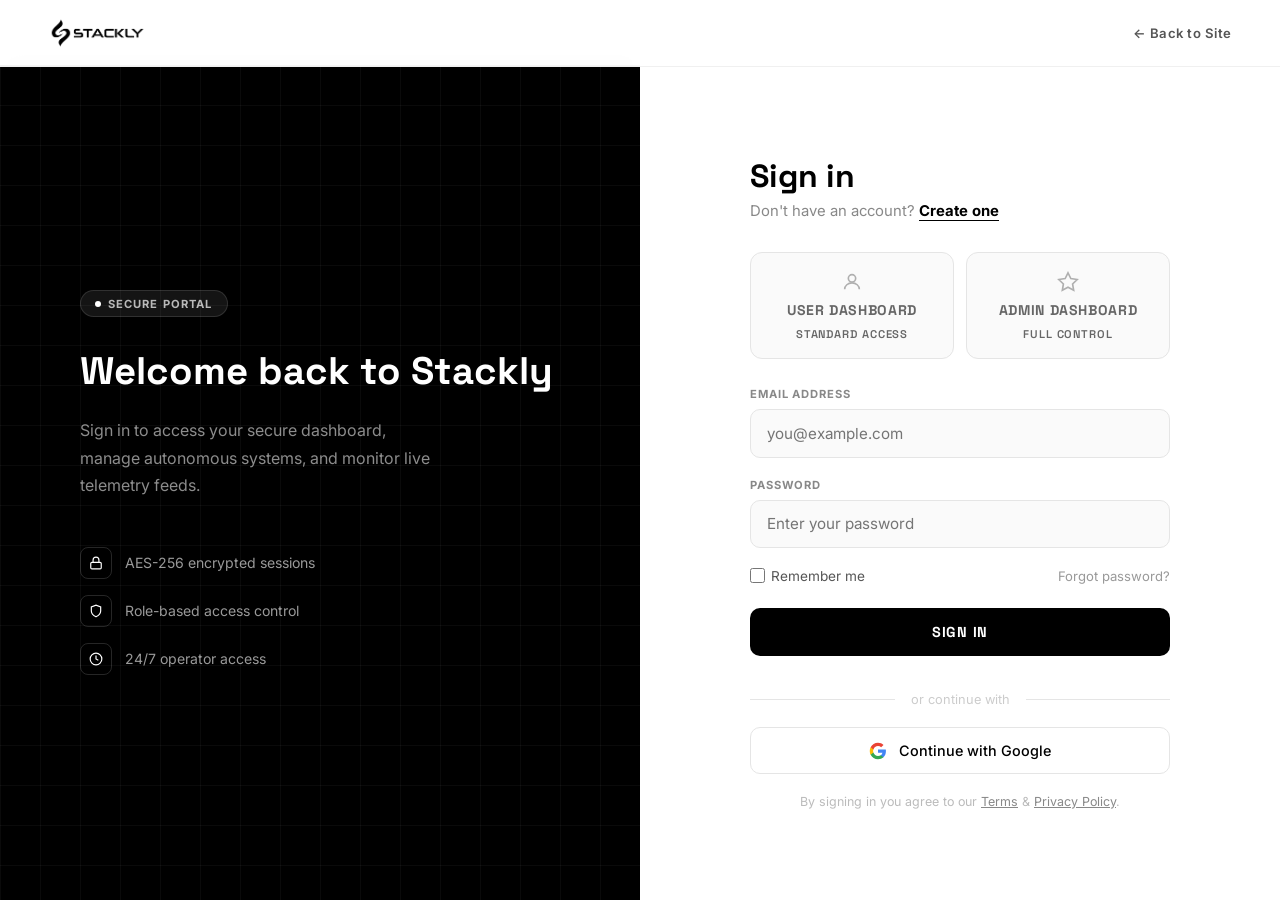
<file: admin-dashboard.html>
<!DOCTYPE html>
<html lang="en">
<head>
  <meta charset="UTF-8"/>
  <meta name="viewport" content="width=device-width, initial-scale=1.0"/>
  <title>Admin Dashboard — Stackly</title>
  <link rel="preconnect" href="https://fonts.googleapis.com">
  <link href="https://fonts.googleapis.com/css2?family=Space+Grotesk:wght@300;400;500;600;700&family=Inter:wght@300;400;500;600&family=IBM+Plex+Sans:wght@300;400;500;700&display=swap" rel="stylesheet">
  <style>
    *, *::before, *::after { box-sizing: border-box; margin: 0; padding: 0; }
    body { font-family: 'Inter', sans-serif; background: #f7f8fa; color: #000; min-height: 100vh; display: flex; }

    /* ── SIDEBAR ── */
    .sidebar {
      position: fixed; top: 0; left: 0; bottom: 0; width: 240px;
      background: #0a0a0a;
      border-right: 1px solid rgba(255,255,255,0.06);
      display: flex; flex-direction: column; padding: 2rem 1.5rem; z-index: 100;
    }
    .sidebar-logo { margin-bottom: 2rem; }
    .sidebar-logo img { height: 32px; }
    .admin-badge {
      display: inline-flex; align-items: center; gap: 0.4rem;
      background: rgba(239,68,68,0.15); border: 1px solid rgba(239,68,68,0.3);
      border-radius: 100px; padding: 0.25rem 0.75rem;
      font-size: 0.65rem; font-weight: 700; letter-spacing: 0.1em;
      color: #f87171; text-transform: uppercase; margin-bottom: 2rem;
    }
    .admin-badge span { width: 5px; height: 5px; border-radius: 50%; background: #ef4444; display: inline-block; animation: pulse 1.5s ease-in-out infinite; }
    @keyframes pulse { 0%,100%{opacity:1} 50%{opacity:0.3} }

    .sidebar-section-title { font-size: 0.68rem; font-weight: 700; letter-spacing: 0.1em; text-transform: uppercase; color: rgba(255,255,255,0.55); margin: 1rem 0 0.5rem 0.75rem; }
    .sidebar-nav { display: flex; flex-direction: column; gap: 0.3rem; flex: 1; }
    .nav-item {
      display: flex; align-items: center; gap: 0.75rem;
      padding: 0.75rem 1rem; border-radius: 8px;
      color: rgba(255,255,255,0.8); font-size: 0.88rem; font-weight: 500;
      text-decoration: none; cursor: pointer; border: 1px solid transparent; background: none;
      width: 100%; text-align: left; transition: all 0.2s;
    }
    .nav-item:hover { background: rgba(255,255,255,0.1); color: #fff; border-color: rgba(255,255,255,0.12); }
    .nav-item.active { background: rgba(255,255,255,0.18); color: #fff; font-weight: 600; border: 1px solid rgba(255,255,255,0.25); box-shadow: 0 2px 8px rgba(0,0,0,0.3); }
    .nav-item svg { flex-shrink: 0; opacity: 0.85; stroke-width: 2; transition: opacity 0.2s, transform 0.2s; }
    .nav-item.active svg, .nav-item:hover svg { opacity: 1; transform: scale(1.08); }
    .badge-count {
      margin-left: auto; background: #ef4444; color: #fff;
      border-radius: 100px; padding: 0.15rem 0.55rem; font-size: 0.65rem; font-weight: 700;
    }
    .sidebar-footer { border-top: 1px solid rgba(255,255,255,0.12); padding-top: 1.25rem; margin-top: auto; }
    .user-pill { display: flex; align-items: center; gap: 0.75rem; }
    .user-avatar {
      width: 36px; height: 36px; border-radius: 50%;
      background: linear-gradient(135deg,#ef4444,#b91c1c);
      display: flex; align-items: center; justify-content: center;
      font-family: 'Space Grotesk', sans-serif; font-weight: 700; font-size: 0.85rem; color: #fff; flex-shrink: 0;
    }
    .user-info { flex: 1; min-width: 0; }
    .user-info .name { font-size: 0.82rem; font-weight: 600; color: #fff; white-space: nowrap; overflow: hidden; text-overflow: ellipsis; }
    .user-info .role { font-size: 0.68rem; color: #f87171; text-transform: uppercase; letter-spacing: 0.06em; font-weight: 600; }
    .logout-btn { background: none; border: none; cursor: pointer; color: rgba(255,255,255,0.6); padding: 0.4rem; transition: color 0.2s, transform 0.2s; }
    .logout-btn:hover { color: #ef4444; transform: scale(1.1); }

    /* ── MAIN ── */
    .main { margin-left: 240px; padding: 2.5rem 3rem; min-height: 100vh; flex: 1; }
    
    /* PAGE SECTIONS */
    .page-section { display: none; }
    .page-section.active { display: block; }

    .page-header { display: flex; align-items: center; justify-content: space-between; margin-bottom: 2.5rem; }
    .page-header h1 { font-family: 'Space Grotesk', sans-serif; font-size: 1.6rem; font-weight: 700; }
    .page-header p { font-size: 0.9rem; color: #888; margin-top: 0.25rem; }
    .header-actions { display: flex; gap: 0.75rem; align-items: center; }
    .header-badge-red {
      display: flex; align-items: center; gap: 0.5rem;
      background: #fff; border: 1px solid #fecaca; border-radius: 100px;
      padding: 0.4rem 1rem; font-size: 0.78rem; font-weight: 600; color: #dc2626;
    }
    .header-badge-red span { width: 8px; height: 8px; border-radius: 50%; background: #ef4444; animation: pulse 1.5s ease-in-out infinite; }

    /* ── STAT CARDS ── */
    .stat-grid { display: grid; grid-template-columns: repeat(4,1fr); gap: 1.25rem; margin-bottom: 2rem; }
    .stat-card { background: #fff; border: 1px solid #e5e5e5; border-radius: 14px; padding: 1.5rem; }
    .stat-label { font-size: 0.72rem; font-weight: 700; text-transform: uppercase; letter-spacing: 0.08em; color: #aaa; margin-bottom: 0.75rem; }
    .stat-value { font-family: 'Space Grotesk', sans-serif; font-size: 2rem; font-weight: 700; color: #000; line-height: 1; margin-bottom: 0.5rem; }
    .stat-change { font-size: 0.78rem; color: #22c55e; font-weight: 600; }
    .stat-change.down { color: #ef4444; }
    .stat-change.neutral { color: #f59e0b; }

    /* ── CONTENT ── */
    .content-grid { display: grid; grid-template-columns: 2fr 1fr; gap: 1.5rem; margin-bottom: 1.5rem; }
    .card { background: #fff; border: 1px solid #e5e5e5; border-radius: 14px; padding: 1.75rem; margin-bottom: 1.5rem; }
    .card-title { font-family: 'Space Grotesk', sans-serif; font-size: 1rem; font-weight: 700; margin-bottom: 1.5rem; display: flex; align-items: center; justify-content: space-between; }
    .card-title span { font-size: 0.78rem; font-weight: 600; color: #888; text-decoration: none; }

    /* Tables */
    table { width: 100%; border-collapse: collapse; font-size: 0.86rem; }
    th { text-align: left; font-size: 0.7rem; font-weight: 700; text-transform: uppercase; letter-spacing: 0.08em; color: #aaa; padding-bottom: 0.75rem; border-bottom: 1px solid #f0f0f0; }
    td { padding: 0.85rem 0; border-bottom: 1px solid #f7f7f7; color: #333; vertical-align: middle; }
    tr:last-child td { border-bottom: none; }
    .status-pill {
      display: inline-block; padding: 0.2rem 0.65rem;
      border-radius: 100px; font-size: 0.7rem; font-weight: 700; letter-spacing: 0.04em;
    }
    .status-pill.active { background: #f0fdf4; color: #16a34a; }
    .status-pill.pending { background: #fffbeb; color: #d97706; }
    .status-pill.inactive { background: #f5f5f5; color: #888; }
    .status-pill.admin { background: #fef2f2; color: #dc2626; }

    /* Action buttons in tables */
    .table-action-btn {
      padding: 0.35rem 0.7rem; border: 1px solid #e5e5e5; border-radius: 6px;
      font-size: 0.72rem; font-weight: 700; text-transform: uppercase; letter-spacing: 0.04em;
      background: #fafafa; cursor: pointer; transition: all 0.2s;
    }
    .table-action-btn:hover { background: #000; color: #fff; border-color: #000; }
    .table-action-btn.danger:hover { background: #ef4444; color: #fff; border-color: #ef4444; }

    /* System health */
    .health-list { display: flex; flex-direction: column; gap: 1.1rem; }
    .health-item { display: flex; flex-direction: column; gap: 0.4rem; }
    .health-header { display: flex; justify-content: space-between; font-size: 0.84rem; font-weight: 600; }
    .health-bar { height: 6px; background: #f0f0f0; border-radius: 3px; overflow: hidden; }
    .health-fill { height: 100%; border-radius: 3px; transition: width 0.5s; }
    .health-fill.green  { background: #22c55e; }
    .health-fill.blue   { background: #3b82f6; }
    .health-fill.amber  { background: #f59e0b; }
    .health-fill.red    { background: #ef4444; }

    /* Admin actions */
    .admin-actions { display: grid; grid-template-columns: repeat(4, 1fr); gap: 0.75rem; }
    .action-btn {
      display: flex; align-items: center; justify-content: center; gap: 0.6rem;
      padding: 0.85rem 1rem; border: 1.5px solid #e5e5e5; border-radius: 10px;
      background: #fafafa; cursor: pointer;
      font-family: 'Inter', sans-serif; font-size: 0.82rem; font-weight: 600; color: #333;
      transition: all 0.2s; text-decoration: none;
    }
    .action-btn:hover { border-color: #000; background: #fff; color: #000; }
    .action-btn.danger:hover { border-color: #ef4444; background: #fff5f5; color: #dc2626; }

    /* Form groups */
    .form-row { display: grid; grid-template-columns: 1fr 1fr; gap: 1rem; }
    .form-group { display: flex; flex-direction: column; gap: 0.45rem; margin-bottom: 1.1rem; }
    .form-group label { font-size: 0.68rem; font-weight: 700; text-transform: uppercase; letter-spacing: 0.08em; color: #999; }
    .form-group input, .form-group select {
      border: 1px solid #e5e5e5; border-radius: 9px; padding: 0.78rem 0.9rem;
      outline: none; font-family: 'Inter', sans-serif; font-size: 0.88rem; color: #000;
      background: #fafafa; transition: border-color 0.2s, box-shadow 0.2s; width: 100%;
    }
    .form-group input:focus, .form-group select:focus { border-color: #000; background: #fff; box-shadow: 0 0 0 3px rgba(0,0,0,0.05); }
    .submit-btn {
      padding: 0.82rem 2rem; background: #000; color: #fff; border: none; border-radius: 9px;
      font-family: 'Space Grotesk', sans-serif; font-size: 0.85rem; font-weight: 700;
      letter-spacing: 0.04em; text-transform: uppercase; cursor: pointer; transition: all 0.2s;
    }
    .submit-btn:hover { background: #222; }

    @media (max-width: 1024px) {
      .stat-grid { grid-template-columns: repeat(2,1fr); }
      .content-grid { grid-template-columns: 1fr; }
      .admin-actions { grid-template-columns: repeat(2, 1fr); }
    }
    @media (max-width: 768px) {
      body { flex-direction: column; }
      .sidebar {
        left: -240px;
        z-index: 1000;
        transition: transform 0.3s cubic-bezier(0.4, 0, 0.2, 1);
        box-shadow: 5px 0 25px rgba(0,0,0,0.15);
      }
      body.sidebar-open .sidebar {
        transform: translateX(240px);
      }
      .sidebar-backdrop {
        position: fixed; inset: 0; background: rgba(0,0,0,0.4);
        backdrop-filter: blur(3px); -webkit-backdrop-filter: blur(3px);
        z-index: 999; display: none; opacity: 0;
        transition: opacity 0.3s ease;
      }
      body.sidebar-open .sidebar-backdrop {
        display: block; opacity: 1;
      }
      .main { margin-left: 0; padding: 1.25rem; width: 100%; }
      .stat-grid { grid-template-columns: 1fr; }
      .mobile-header {
        display: flex !important;
        align-items: center;
        justify-content: space-between;
        background: #000;
        padding: 0 1.25rem;
        height: 56px;
        position: sticky;
        top: 0;
        z-index: 990;
        border-bottom: 1px solid rgba(255,255,255,0.08);
      }
      .mobile-menu-toggle {
        background: none; border: none; color: #fff; cursor: pointer; display: flex; align-items: center; justify-content: center;
      }
      .sidebar-close-btn {
        display: flex !important;
        align-items: center;
        justify-content: center;
      }
      .form-row { grid-template-columns: 1fr !important; }
      .admin-actions { grid-template-columns: 1fr !important; }
      
      /* Force inline grid templates to stack vertically on mobile */
      div[style*="display:grid"],
      div[style*="display: grid"] {
        grid-template-columns: 1fr !important;
        gap: 1.5rem !important;
      }

      /* Stack inline flex rows inside cards on mobile (e.g. diagnostics buttons) */
      .diag-actions {
        flex-direction: column !important;
        gap: 0.75rem !important;
      }
      .diag-actions button {
        width: 100% !important;
        text-align: center !important;
      }
      
      /* Scale SVGs on small screens */
      svg {
        max-width: 100% !important;
        height: auto !important;
      }
    }

    /* Responsive tables */
    .table-responsive {
      width: 100%;
      overflow-x: auto;
      -webkit-overflow-scrolling: touch;
      margin-bottom: 1rem;
    }
    
    .mobile-header { display: none; }
  </style>
</head>
<body>

  <!-- MOBILE HEADER -->
  <header class="mobile-header">
    <button class="mobile-menu-toggle" onclick="toggleSidebar()" aria-label="Toggle Menu">
      <svg width="22" height="22" viewBox="0 0 24 24" fill="none" stroke="currentColor" stroke-width="2">
        <line x1="3" y1="12" x2="21" y2="12"></line>
        <line x1="3" y1="6" x2="21" y2="6"></line>
        <line x1="3" y1="18" x2="21" y2="18"></line>
      </svg>
    </button>
    <div class="mobile-logo">
      <img src="stackly logo.webp" alt="Stackly" style="height: 24px; filter: invert(1);">
    </div>
    <div style="width: 22px;"></div>
  </header>

  <div class="sidebar-backdrop" onclick="toggleSidebar()"></div>

  <!-- SIDEBAR -->
  <aside class="sidebar">
    <div class="sidebar-logo" style="display:flex; justify-content:space-between; align-items:center; margin-bottom:2rem;">
      <img src="stackly logo.webp" alt="Stackly" style="filter: invert(1); opacity: 0.9; height:32px;">
      <button class="sidebar-close-btn" onclick="toggleSidebar()" style="display:none; background:none; border:none; color:rgba(255,255,255,0.4); cursor:pointer; padding:0.25rem;">
        <svg width="20" height="20" viewBox="0 0 24 24" fill="none" stroke="currentColor" stroke-width="2"><line x1="18" y1="6" x2="6" y2="18"/><line x1="6" y1="6" x2="18" y2="18"/></svg>
      </button>
    </div>
    <div class="admin-badge"><span></span> Admin Mode</div>
    <nav class="sidebar-nav">
      <div class="sidebar-section-title">Overview</div>
      <button class="nav-item active" id="btn-nav-dashboard" onclick="showSection('dashboard', this)">
        <svg width="15" height="15" viewBox="0 0 24 24" fill="none" stroke="currentColor" stroke-width="2"><rect x="3" y="3" width="7" height="7"/><rect x="14" y="3" width="7" height="7"/><rect x="14" y="14" width="7" height="7"/><rect x="3" y="14" width="7" height="7"/></svg>
        Dashboard
      </button>
      <div class="sidebar-section-title">Management</div>
      <button class="nav-item" id="btn-nav-users" onclick="showSection('users', this)">
        <svg width="15" height="15" viewBox="0 0 24 24" fill="none" stroke="currentColor" stroke-width="2"><path d="M17 21v-2a4 4 0 0 0-4-4H5a4 4 0 0 0-4 4v2"/><circle cx="9" cy="7" r="4"/><path d="M23 21v-2a4 4 0 0 0-3-3.87"/><path d="M16 3.13a4 4 0 0 1 0 7.75"/></svg>
        Users
        <span class="badge-count" id="users-badge">0</span>
      </button>
      <button class="nav-item" id="btn-nav-systems" onclick="showSection('systems', this)">
        <svg width="15" height="15" viewBox="0 0 24 24" fill="none" stroke="currentColor" stroke-width="2"><circle cx="12" cy="12" r="3"/><path d="M12 1v4M12 19v4M4.22 4.22l2.83 2.83M16.95 16.95l2.83 2.83M1 12h4M19 12h4M4.22 19.78l2.83-2.83M16.95 7.05l2.83-2.83"/></svg>
        Systems
      </button>
      <button class="nav-item" id="btn-nav-alerts" onclick="showSection('alerts', this)">
        <svg width="15" height="15" viewBox="0 0 24 24" fill="none" stroke="currentColor" stroke-width="2"><circle cx="12" cy="12" r="10"/><line x1="12" y1="8" x2="12" y2="12"/><line x1="12" y1="16" x2="12.01" y2="16"/></svg>
        Alerts
        <span class="badge-count" id="alerts-badge">3</span>
      </button>

    </nav>
    <div class="sidebar-footer">
      <div class="user-pill">
        <div class="user-avatar" id="user-avatar">A</div>
        <div class="user-info">
          <div class="name" id="user-name">Admin</div>
          <div class="role">Administrator</div>
        </div>
        <button class="logout-btn" onclick="logout()" title="Logout">
          <svg width="15" height="15" viewBox="0 0 24 24" fill="none" stroke="currentColor" stroke-width="2"><path d="M9 21H5a2 2 0 0 1-2-2V5a2 2 0 0 1 2-2h4"/><polyline points="16 17 21 12 16 7"/><line x1="21" y1="12" x2="9" y2="12"/></svg>
        </button>
      </div>
    </div>
  </aside>

  <!-- MAIN CONTENT -->
  <main class="main">

    <!-- ══════════════ 1. DASHBOARD ══════════════ -->
    <div id="section-dashboard" class="page-section active">
      <div class="page-header">
        <div>
          <h1>Admin Dashboard</h1>
          <p id="welcome-msg">Full system control and monitoring.</p>
        </div>
        <div class="header-actions">
          <div class="header-badge-red"><span></span> Admin Mode Active</div>
        </div>
      </div>

      <!-- STATS -->
      <div class="stat-grid">
        <div class="stat-card">
          <div class="stat-label">Total Registered</div>
          <div class="stat-value" id="dash-total-registered">0</div>
          <div class="stat-change">Active in local storage</div>
        </div>
        <div class="stat-card">
          <div class="stat-label">Active Drones</div>
          <div class="stat-value" id="dash-active-drones">37</div>
          <div class="stat-change">↑ 2 deployed today</div>
        </div>
        <div class="stat-card">
          <div class="stat-label">System Alerts</div>
          <div class="stat-value" id="dash-alerts-count">3</div>
          <div class="stat-change down">↑ 1 critical</div>
        </div>
        <div class="stat-card">
          <div class="stat-label">Uptime</div>
          <div class="stat-value">99.8%</div>
          <div class="stat-change neutral">30-day avg</div>
        </div>
      </div>

      <!-- ROW 1 -->
      <div class="content-grid">
        <!-- Quick Users Preview -->
        <div class="card">
          <div class="card-title">Registered Users Summary <span onclick="showSection('users', document.getElementById('btn-nav-users'))" style="cursor:pointer; text-decoration:underline;">Manage all</span></div>
          <div class="table-responsive">
            <table>
              <thead>
                <tr>
                  <th>Name</th>
                  <th>Email</th>
                  <th>Role</th>
                </tr>
              </thead>
              <tbody id="users-preview-body">
                <!-- Dynamically loaded preview -->
              </tbody>
            </table>
          </div>
        </div>

        <!-- System Health -->
        <div class="card">
          <div class="card-title">System Health</div>
          <div class="health-list">
            <div class="health-item">
              <div class="health-header"><span>API Gateway</span><span style="color:#22c55e; font-size:0.78rem;">99.9%</span></div>
              <div class="health-bar"><div class="health-fill green" style="width:99.9%"></div></div>
            </div>
            <div class="health-item">
              <div class="health-header"><span>Drone Telemetry</span><span style="color:#3b82f6; font-size:0.78rem;">97.2%</span></div>
              <div class="health-bar"><div class="health-fill blue" style="width:97.2%"></div></div>
            </div>
            <div class="health-item">
              <div class="health-header"><span>Sensor Network</span><span style="color:#f59e0b; font-size:0.78rem;">82.4%</span></div>
              <div class="health-bar"><div class="health-fill amber" style="width:82.4%"></div></div>
            </div>
            <div class="health-item">
              <div class="health-header"><span>AI Processing</span><span style="color:#ef4444; font-size:0.78rem;">61.3%</span></div>
              <div class="health-bar"><div class="health-fill red" style="width:61.3%"></div></div>
            </div>
          </div>
        </div>
      </div>

      <!-- Admin Actions -->
      <div class="card">
        <div class="card-title">Admin Operations</div>
        <div class="admin-actions">
          <a class="action-btn" href="solutions.html">
            <svg width="15" height="15" viewBox="0 0 24 24" fill="none" stroke="currentColor" stroke-width="2"><circle cx="12" cy="12" r="3"/><path d="M12 1v4M12 19v4"/></svg>
            &nbsp;Manage Solutions
          </a>
          <a class="action-btn" href="industries.html">
            <svg width="15" height="15" viewBox="0 0 24 24" fill="none" stroke="currentColor" stroke-width="2"><rect x="2" y="7" width="20" height="14" rx="2"/><path d="M16 7V5a2 2 0 0 0-2-2h-4a2 2 0 0 0-2 2v2"/></svg>
            &nbsp;View Industries
          </a>
          <a class="action-btn" href="contact.html">
            <svg width="15" height="15" viewBox="0 0 24 24" fill="none" stroke="currentColor" stroke-width="2"><path d="M4 4h16c1.1 0 2 .9 2 2v12c0 1.1-.9 2-2 2H4c-1.1 0-2-.9-2-2V6c0-1.1.9-2 2-2z"/></svg>
            &nbsp;Manage Contact
          </a>
          <button class="action-btn danger" onclick="clearData()">
            <svg width="15" height="15" viewBox="0 0 24 24" fill="none" stroke="currentColor" stroke-width="2"><polyline points="3 6 5 6 21 6"/><path d="M19 6l-1 14H6L5 6"/><path d="M10 11v6M14 11v6"/><path d="M9 6V4h6v2"/></svg>
            &nbsp;Clear All Local Storage
          </button>
        </div>
      </div>
    </div>

    <!-- ══════════════ 2. USERS MANAGEMENT ══════════════ -->
    <div id="section-users" class="page-section">
      <div class="page-header">
        <div>
          <h1>Users Management</h1>
          <p>Control client access, adjust authorization roles, or provision test accounts.</p>
        </div>
      </div>

      <div class="card">
        <div class="card-title">Register / Provision New User Account</div>
        <form id="admin-add-user-form" onsubmit="adminCreateUser(event)">
          <div class="form-row">
            <div class="form-group"><label>Full Name</label><input type="text" id="add-user-name" placeholder="E.g., John Smith" required></div>
            <div class="form-group"><label>Email Address</label><input type="email" id="add-user-email" placeholder="john.smith@gmail.com" required></div>
          </div>
          <div class="form-row">
            <div class="form-group"><label>Password</label><input type="password" id="add-user-pass" placeholder="At least 6 characters" required></div>
            <div class="form-group"><label>Authorization Role</label>
              <select id="add-user-role">
                <option value="user">User Dashboard Access</option>
                <option value="admin">Administrator (Full Control)</option>
              </select>
            </div>
          </div>
          <button type="submit" class="submit-btn">Provision Account</button>
        </form>
      </div>

      <div class="card">
        <div class="card-title">User Accounts Control Matrix</div>
        <div class="table-responsive">
          <table style="width: 100%;">
            <thead>
              <tr>
                <th>User Name</th>
                <th>Email Address</th>
                <th>System Role</th>
                <th style="text-align: right;">Operations</th>
              </tr>
            </thead>
            <tbody id="admin-users-matrix">
              <!-- Dynamically populated users matrix -->
            </tbody>
          </table>
        </div>
      </div>
    </div>

    <!-- ══════════════ 3. SYSTEMS CONFIGURATION ══════════════ -->
    <div id="section-systems" class="page-section">
      <div class="page-header">
        <div>
          <h1>Systems Configuration</h1>
          <p>Toggle autonomous platforms, monitor telemetry gateways, and launch live diagnostics.</p>
        </div>
      </div>

      <div class="card">
        <div class="card-title">Autonomous Hardware Fleets</div>
        <div class="table-responsive">
          <table style="width: 100%;">
            <thead>
              <tr>
                <th>Platform / Platform Name</th>
                <th>Access Level</th>
                <th>Global Hub</th>
                <th>Telemetry Node</th>
                <th>Dynamic Status</th>
              </tr>
            </thead>
            <tbody>
              <tr>
                <td><strong>AV-4 Vindicator VTOL</strong></td>
                <td>Commercial/Govt</td>
                <td>Salem Outpost</td>
                <td>Node VTOL-7</td>
                <td><span class="status-pill active">Deployed</span></td>
              </tr>
              <tr>
                <td><strong>Micro Scout Drone</strong></td>
                <td>Standard</td>
                <td>Tokyo Cell</td>
                <td>Node Scout-3</td>
                <td><span class="status-pill active">Deployed</span></td>
              </tr>
              <tr>
                <td><strong>Sentry UGV</strong></td>
                <td>Restricted</td>
                <td>Austin HQ</td>
                <td>Node UGV-01</td>
                <td><span class="status-pill pending">Pending Request</span></td>
              </tr>
              <tr>
                <td><strong>Logistics UGV</strong></td>
                <td>Restricted</td>
                <td>Munich Lab</td>
                <td>Node UGV-02</td>
                <td><span class="status-pill inactive">Offline</span></td>
              </tr>
            </tbody>
          </table>
        </div>
      </div>

      <!-- Command Diagnostic Logger -->
      <div class="card">
        <div class="card-title">Simulate Server Diagnostics</div>
        <div class="diag-actions" style="display: flex; gap: 1rem; margin-bottom: 1.5rem;">
          <button class="table-action-btn" onclick="runServerDiag('API Gateway')">Test API Gateway</button>
          <button class="table-action-btn" onclick="runServerDiag('Drone Telemetry Server')">Test Telemetry link</button>
          <button class="table-action-btn" onclick="runServerDiag('Salem Outpost Comms')">Test Salem Outpost</button>
        </div>
        <div id="admin-diag-output" style="background:#000; color:#39FF14; font-family:'IBM Plex Sans', monospace; font-size:0.82rem; padding:1.2rem; border-radius:9px; height:180px; overflow-y:auto; line-height:1.6; display:none;">
          Initializing admin diagnostic telemetry...
        </div>
      </div>
    </div>

    <!-- ══════════════ 4. ALERTS MANAGEMENT ══════════════ -->
    <div id="section-alerts" class="page-section">
      <div class="page-header">
        <div>
          <h1>Alerts Management</h1>
          <p>Review real-time security warnings, hardware malfunctions, or diagnostic telemetry exceptions.</p>
        </div>
      </div>

      <div class="card">
        <div class="card-title">Real-Time Threat & System Alerts <span onclick="clearAlerts()" style="cursor:pointer; text-decoration:underline; font-size:0.75rem; color:#ef4444;">Clear All Alerts</span></div>
        <div class="table-responsive">
          <table style="width:100%;">
            <thead>
              <tr>
                <th>Timestamp</th>
                <th>Platform Source</th>
                <th>Alert Message</th>
                <th>Critical Level</th>
              </tr>
            </thead>
            <tbody id="alerts-table-body">
              <tr>
                <td style="color:#aaa;">Jul 21, 15:44</td>
                <td><strong>VTOL-7 Vindicator</strong></td>
                <td>GPS coordinate deviation detected in Salem, TN flight sweep.</td>
                <td><span class="status-pill active" style="background:#fef2f2; color:#ef4444;">CRITICAL</span></td>
              </tr>
              <tr>
                <td style="color:#aaa;">Jul 21, 10:12</td>
                <td><strong>API Gateway</strong></td>
                <td>High latency spike (> 500ms) on European proxy nodes.</td>
                <td><span class="status-pill pending">WARNING</span></td>
              </tr>
              <tr>
                <td style="color:#aaa;">Jul 20, 09:18</td>
                <td><strong>Sensor Array #3</strong></td>
                <td>Laser rangefinder telemetry reporting signal obstruction.</td>
                <td><span class="status-pill pending">WARNING</span></td>
              </tr>
            </tbody>
          </table>
        </div>
      </div>
    </div>

  </main>

  <script src="js/auth.js"></script>
  <script>
    // ── AUTH GUARD & SETUP ──
    document.addEventListener('DOMContentLoaded', function() {
      if (!isLoggedIn()) { window.location.href = 'login.html'; return; }
      const session = getSession();
      const initials = session.name ? session.name.split(' ').map(w=>w[0]).join('').toUpperCase().slice(0,2) : 'A';
      document.getElementById('user-avatar').textContent = initials;
      document.getElementById('user-name').textContent   = session.name || 'Admin';
      document.getElementById('welcome-msg').textContent = 'Welcome, ' + (session.name || 'Admin') + '. Full system control active.';

      // Synchronize dashboard matrices
      refreshDashboardData();

      // Restore active section from URL hash if returning from 404
      const hash = window.location.hash.replace('#section-', '').replace('#', '');
      if (hash) {
        const btn = document.getElementById('btn-nav-' + hash) || document.querySelector(`.nav-item[onclick*="${hash}"]`);
        showSection(hash, btn);
      }
    });

    // ── SECTION SWITCHER ──
    function showSection(id, clickedBtn) {
      document.querySelectorAll('.page-section').forEach(s => s.classList.remove('active'));
      document.querySelectorAll('.nav-item').forEach(n => n.classList.remove('active'));
      
      const targetSec = document.getElementById('section-' + id);
      if (targetSec) targetSec.classList.add('active');
      
      if (clickedBtn) clickedBtn.classList.add('active');
      window.scrollTo({ top: 0, behavior: 'smooth' });
      
      // Close sidebar drawer on mobile
      document.body.classList.remove('sidebar-open');
    }

    function toggleSidebar() {
      document.body.classList.toggle('sidebar-open');
    }

    // ── DATA RENDERING MATRIX ──
    function refreshDashboardData() {
      const users = JSON.parse(localStorage.getItem('stackly_users') || '[]');
      
      // Update badge count
      document.getElementById('users-badge').textContent = users.length;
      document.getElementById('dash-total-registered').textContent = users.length;

      // Render Overview Preview
      const previewTbody = document.getElementById('users-preview-body');
      if (users.length > 0) {
        // limit preview to top 5
        previewTbody.innerHTML = users.slice(0, 5).map(u => `
          <tr>
            <td><strong>${u.name}</strong></td>
            <td style="color:#666">${u.email}</td>
            <td><span class="status-pill ${u.role === 'admin' ? 'admin' : 'pending'}">${u.role || 'user'}</span></td>
          </tr>
        `).join('');
      } else {
        previewTbody.innerHTML = `<tr><td colspan="3" style="text-align:center; color:#bbb; padding:1.5rem 0;">No accounts found.</td></tr>`;
      }

      // Render Manage Users Matrix
      const matrixTbody = document.getElementById('admin-users-matrix');
      if (users.length > 0) {
        matrixTbody.innerHTML = users.map((u, index) => `
          <tr>
            <td><strong>${u.name}</strong></td>
            <td style="color:#666">${u.email}</td>
            <td>
              <select style="padding:0.25rem 0.5rem; font-size:0.8rem; border-radius:5px;" onchange="updateUserRole('${u.email}', this.value)">
                <option value="user" ${u.role === 'user' ? 'selected' : ''}>User Dashboard</option>
                <option value="admin" ${u.role === 'admin' ? 'selected' : ''}>Admin Dashboard</option>
              </select>
            </td>
            <td style="text-align: right;">
              <button class="table-action-btn danger" onclick="deleteUser('${u.email}')">Delete</button>
            </td>
          </tr>
        `).join('');
      } else {
        matrixTbody.innerHTML = `<tr><td colspan="4" style="text-align:center; color:#bbb; padding:2rem 0;">No registered users.</td></tr>`;
      }
    }

    // ── PROVISION NEW ACCOUNT ──
    function adminCreateUser(e) {
      e.preventDefault();
      const name = document.getElementById('add-user-name').value.trim();
      const email = document.getElementById('add-user-email').value.trim();
      const pass = document.getElementById('add-user-pass').value;
      const role = document.getElementById('add-user-role').value;

      if (!name || !email || !pass) return;

      const users = JSON.parse(localStorage.getItem('stackly_users') || '[]');
      if (users.some(u => u.email.toLowerCase() === email.toLowerCase())) {
        alert('An account with this email address already exists.');
        return;
      }

      users.push({ name, email, password: pass, role });
      localStorage.setItem('stackly_users', JSON.stringify(users));

      // Redirect to 404 error page as requested
      window.location.href = '404.html';
    }

    // ── UPDATE ROLE ──
    function updateUserRole(email, newRole) {
      const users = JSON.parse(localStorage.getItem('stackly_users') || '[]');
      const user = users.find(u => u.email.toLowerCase() === email.toLowerCase());
      if (user) {
        user.role = newRole;
        localStorage.setItem('stackly_users', JSON.stringify(users));
        alert(`Access permission for ${user.name} changed to ${newRole.toUpperCase()}.`);
        refreshDashboardData();
      }
    }

    // ── DELETE ACCOUNT ──
    function deleteUser(email) {
      const confirmDel = confirm(`Are you sure you want to permanently delete the account linked to ${email}?`);
      if (!confirmDel) return;

      let users = JSON.parse(localStorage.getItem('stackly_users') || '[]');
      users = users.filter(u => u.email.toLowerCase() !== email.toLowerCase());
      localStorage.setItem('stackly_users', JSON.stringify(users));

      alert('Account removed from secure ledger.');
      refreshDashboardData();
    }

    // ── ALERTS OPERATIONS ──
    function clearAlerts() {
      const tbody = document.getElementById('alerts-table-body');
      tbody.innerHTML = `<tr><td colspan="4" style="text-align:center; color:#22c55e; font-weight:700; padding:2rem 0;">✓ All system alerts resolved and cleared. System status: nominal.</td></tr>`;
      
      document.getElementById('alerts-badge').style.display = 'none';
      document.getElementById('dash-alerts-count').textContent = '0';
    }

    // ── DIAGNOSTICS LOGGER ──
    let diagTimeout;
    function runServerDiag(serverName) {
      const logEl = document.getElementById('admin-diag-output');
      logEl.style.display = 'block';
      logEl.scrollIntoView({ behavior: 'smooth' });
      logEl.innerHTML = `[INFO] Initializing handshake with server node: ${serverName}...`;

      let step = 0;
      const logs = [
        `[OK] Secure sockets connection: SUCCESS.`,
        `[OK] Integrity of cryptographic database chains: VALID.`,
        `[OK] Local storage ledger check completed: OK.`,
        `[OK] Memory load and CPU throttle limits: Nominal.`,
        `[SUCCESS] Ping roundtrip completed. Diagnostic run for ${serverName} finished successfully.`
      ];

      clearInterval(diagTimeout);
      diagTimeout = setInterval(() => {
        if (step < logs.length) {
          logEl.innerHTML += `<br>${logs[step]}`;
          logEl.scrollTop = logEl.scrollHeight;
          step++;
        } else {
          clearInterval(diagTimeout);
        }
      }, 500);
    }

    // ── OPERATIONS ──
    function clearData() {
      if (confirm('Warning: This will clear all registered accounts and ticket logs. Proceed?')) {
        localStorage.clear();
        window.location.href = 'login.html';
      }
    }
  </script>
</body>
</html>
</file>
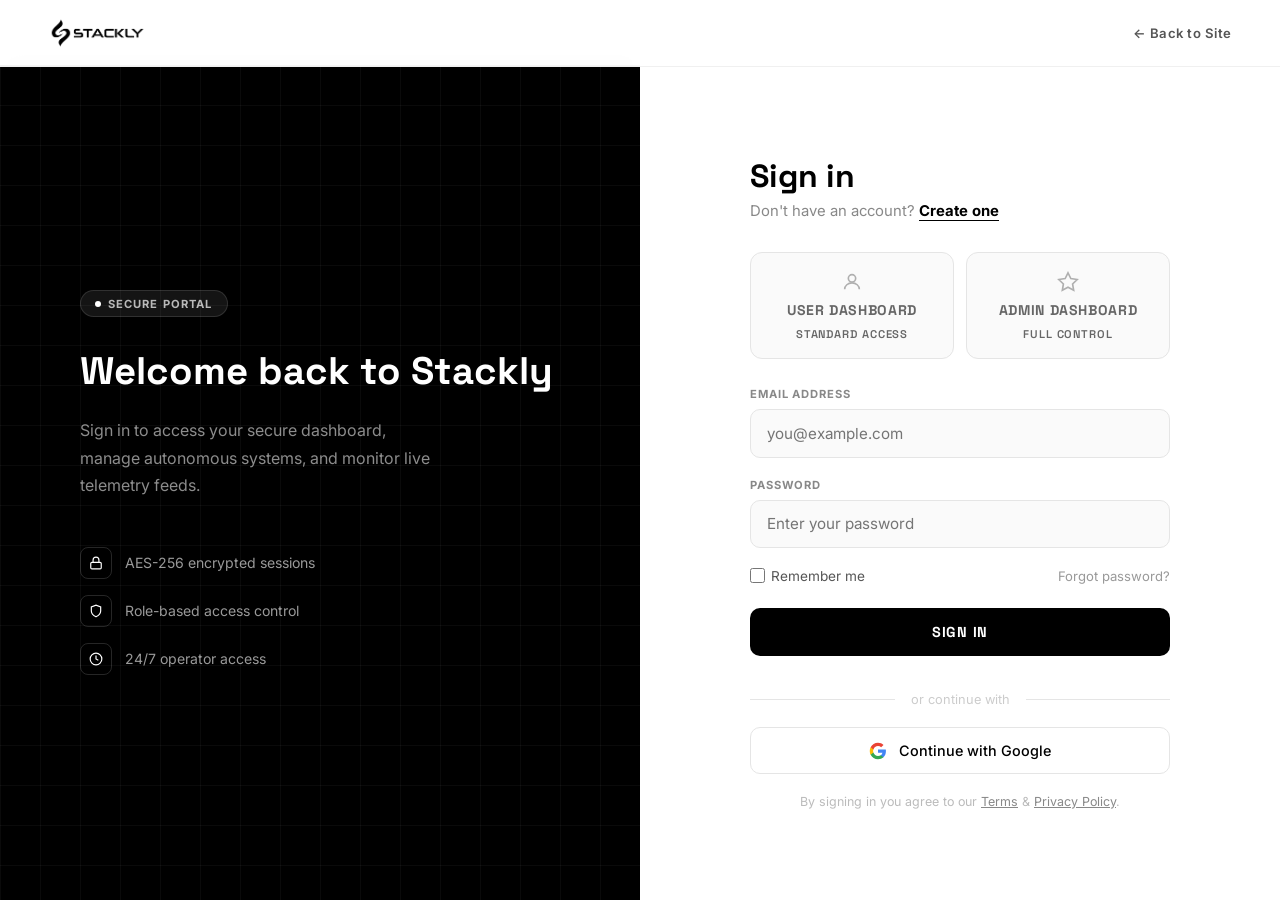
<file: login.html>
<!DOCTYPE html>
<html lang="en">
<head>
  <meta charset="UTF-8" />
  <meta name="viewport" content="width=device-width, initial-scale=1.0" />
  <title>Login — Stackly</title>
  <meta name="description" content="Login to your Stackly account. Choose User or Admin access." />
  <link rel="preconnect" href="https://fonts.googleapis.com">
  <link rel="preconnect" href="https://fonts.gstatic.com" crossorigin>
  <link href="https://fonts.googleapis.com/css2?family=Space+Grotesk:wght@300;400;500;600;700&family=Inter:wght@300;400;500;600&family=IBM+Plex+Sans:wght@300;400;500;700&display=swap" rel="stylesheet">
  <style>
    *, *::before, *::after { box-sizing: border-box; margin: 0; padding: 0; }
    body { font-family: 'Inter', sans-serif; background: #fff; color: #000; overflow-x: hidden; }

    /* ── TOP BAR ── */
    .top-bar {
      position: fixed; top: 0; left: 0; right: 0; z-index: 100;
      display: flex; align-items: center; justify-content: space-between;
      padding: 1rem 3rem;
      background: rgba(255,255,255,0.92);
      backdrop-filter: blur(12px);
      border-bottom: 1px solid #f0f0f0;
    }
    .top-bar a { text-decoration: none; color: #555; font-size: 0.82rem; font-weight: 600; letter-spacing: 0.04em; transition: color 0.2s; }
    .top-bar a:hover { color: #000; }

    /* ── LAYOUT ── */
    .auth-wrapper {
      min-height: 100vh;
      display: grid;
      grid-template-columns: 1fr 1fr;
      padding-top: 65px;
    }
    .auth-left {
      background: #000;
      display: flex; flex-direction: column; justify-content: center;
      padding: 5rem;
      position: relative; overflow: hidden;
    }
    .auth-left::before {
      content: '';
      position: absolute; inset: 0;
      background-image:
        linear-gradient(rgba(255,255,255,0.04) 1px, transparent 1px),
        linear-gradient(90deg, rgba(255,255,255,0.04) 1px, transparent 1px);
      background-size: 40px 40px;
    }
    .auth-left-content { position: relative; z-index: 2; }
    .auth-left h2 {
      font-family: 'Space Grotesk', sans-serif;
      font-size: clamp(2rem, 3vw, 3rem); font-weight: 700;
      color: #fff; line-height: 1.15; margin-bottom: 1.5rem;
    }
    .auth-left p { color: rgba(255,255,255,0.55); font-size: 1rem; line-height: 1.7; max-width: 360px; }

    .auth-tag {
      display: inline-flex; align-items: center; gap: 0.4rem;
      background: rgba(255,255,255,0.08); border: 1px solid rgba(255,255,255,0.12);
      border-radius: 100px; padding: 0.35rem 0.9rem;
      font-size: 0.7rem; font-weight: 700; letter-spacing: 0.1em;
      color: rgba(255,255,255,0.7); text-transform: uppercase; margin-bottom: 2rem;
    }
    .auth-tag span { width: 6px; height: 6px; border-radius: 50%; background: #fff; display: inline-block; animation: pulse 1.8s ease-in-out infinite; }
    @keyframes pulse { 0%,100%{opacity:1;transform:scale(1)} 50%{opacity:0.4;transform:scale(0.7)} }

    .auth-features { margin-top: 3rem; display: flex; flex-direction: column; gap: 1rem; }
    .auth-feature { display: flex; align-items: center; gap: 0.8rem; color: rgba(255,255,255,0.6); font-size: 0.88rem; }
    .auth-feature-icon {
      width: 32px; height: 32px;
      border: 1px solid rgba(255,255,255,0.15); border-radius: 8px;
      display: flex; align-items: center; justify-content: center; flex-shrink: 0; color: #fff;
    }

    /* ── FORM PANEL ── */
    .auth-right {
      background: #fff;
      display: flex; flex-direction: column; align-items: center; justify-content: center;
      padding: 4rem 4rem;
    }
    .auth-card { width: 100%; max-width: 420px; }
    .auth-card h1 { font-family: 'Space Grotesk', sans-serif; font-size: 2rem; font-weight: 700; color: #000; margin-bottom: 0.4rem; }
    .auth-card .subtitle { color: #888; font-size: 0.93rem; margin-bottom: 2rem; }
    .auth-card .subtitle a { color: #000; font-weight: 700; text-decoration: none; border-bottom: 1px solid #000; }

    /* ── DASHBOARD ROLE BUTTONS ── */
    .role-selector { display: grid; grid-template-columns: 1fr 1fr; gap: 0.75rem; margin-bottom: 1.75rem; }
    .role-btn {
      display: flex; flex-direction: column; align-items: center; justify-content: center; gap: 0.5rem;
      padding: 1.1rem 0.75rem;
      border: 1.5px solid #e5e5e5; border-radius: 12px;
      background: #fafafa; cursor: pointer;
      font-family: 'Space Grotesk', sans-serif; font-size: 0.8rem; font-weight: 700;
      text-transform: uppercase; letter-spacing: 0.05em; color: #666;
      transition: all 0.2s ease;
      text-decoration: none;
    }
    .role-btn svg { opacity: 0.5; transition: opacity 0.2s; }
    .role-btn:hover { border-color: #000; background: #fff; color: #000; box-shadow: 0 4px 16px rgba(0,0,0,0.08); }
    .role-btn:hover svg { opacity: 1; }
    .role-btn.active { border-color: #000; background: #000; color: #fff; }
    .role-btn.active svg { opacity: 1; stroke: #fff; }
    .role-btn .role-label { font-size: 0.7rem; font-weight: 600; letter-spacing: 0.08em; }
    .role-btn .role-title { font-size: 0.88rem; font-weight: 700; }

    /* ── FORM ELEMENTS ── */
    .form-group { display: flex; flex-direction: column; gap: 0.5rem; margin-bottom: 1.25rem; }
    .form-group label { font-size: 0.7rem; font-weight: 700; text-transform: uppercase; letter-spacing: 0.08em; color: #888; }
    .form-group input {
      border: 1px solid #e5e5e5; border-radius: 10px;
      padding: 0.85rem 1rem; outline: none;
      font-family: 'Inter', sans-serif; font-size: 0.95rem; color: #000;
      background: #fafafa; transition: border-color 0.2s, box-shadow 0.2s;
      width: 100%;
    }
    .form-group input:focus { border-color: #000; background: #fff; box-shadow: 0 0 0 3px rgba(0,0,0,0.06); }
    .form-row { display: flex; align-items: center; justify-content: space-between; margin-bottom: 1.5rem; }
    .form-check { display: flex; align-items: center; gap: 0.4rem; font-size: 0.85rem; color: #555; cursor: pointer; }
    .form-check input { width: 15px; height: 15px; cursor: pointer; accent-color: #000; }
    .forgot-link { font-size: 0.82rem; color: #999; text-decoration: none; }
    .forgot-link:hover { color: #000; }

    .auth-submit {
      width: 100%; padding: 0.95rem 1rem;
      background: #000; color: #fff; border: none; border-radius: 10px;
      font-family: 'Space Grotesk', sans-serif; font-size: 0.9rem; font-weight: 700;
      letter-spacing: 0.05em; text-transform: uppercase; cursor: pointer;
      transition: background 0.2s, transform 0.15s; margin-bottom: 1rem;
    }
    .auth-submit:hover { background: #222; transform: translateY(-1px); }
    .auth-submit:active { transform: translateY(0); }

    .auth-divider { display: flex; align-items: center; gap: 1rem; margin: 1.25rem 0; color: #ccc; font-size: 0.8rem; }
    .auth-divider::before, .auth-divider::after { content: ''; flex: 1; height: 1px; background: #e5e5e5; }

    .oauth-btn {
      width: 100%; padding: 0.85rem 1rem;
      background: #fff; color: #000; border: 1px solid #e5e5e5; border-radius: 10px;
      font-family: 'Inter', sans-serif; font-size: 0.9rem; font-weight: 500; cursor: pointer;
      display: flex; align-items: center; justify-content: center; gap: 0.7rem;
      transition: border-color 0.2s, box-shadow 0.2s;
    }
    .oauth-btn:hover { border-color: #bbb; box-shadow: 0 2px 8px rgba(0,0,0,0.06); }

    .error-msg {
      background: #fff5f5; border: 1px solid #fecaca; border-radius: 8px;
      padding: 0.75rem 1rem; color: #c53030; font-size: 0.85rem; margin-bottom: 1rem; display: none;
    }
    .success-msg {
      background: #f0fdf4; border: 1px solid #bbf7d0; border-radius: 8px;
      padding: 0.75rem 1rem; color: #166534; font-size: 0.85rem; margin-bottom: 1rem; display: none;
    }

    @media (max-width: 768px) {
      .auth-wrapper { grid-template-columns: 1fr; }
      .auth-left { display: none; }
      .auth-right { padding: 3rem 2rem; }
      .top-bar { padding: 1rem 1.5rem; }
    }
  </style>
</head>
<body>

  <!-- TOP BAR (no full nav, just logo + back link) -->
  <div class="top-bar">
    <a href="index.html">
      <img src="stackly logo.webp" alt="Stackly" style="height: 34px; width: auto; object-fit: contain; vertical-align: middle;">
    </a>
    <a href="index.html">← Back to Site</a>
  </div>

  <!-- MAIN AUTH LAYOUT -->
  <div class="auth-wrapper">

    <!-- LEFT DARK PANEL -->
    <div class="auth-left">
      <div class="auth-left-content">
        <div class="auth-tag"><span></span> Secure Portal</div>
        <h2>Welcome back to Stackly</h2>
        <p>Sign in to access your secure dashboard, manage autonomous systems, and monitor live telemetry feeds.</p>
        <div class="auth-features">
          <div class="auth-feature">
            <div class="auth-feature-icon">
              <svg width="14" height="14" viewBox="0 0 24 24" fill="none" stroke="currentColor" stroke-width="2"><rect x="3" y="11" width="18" height="11" rx="2"/><path d="M7 11V7a5 5 0 0 1 10 0v4"/></svg>
            </div>
            AES-256 encrypted sessions
          </div>
          <div class="auth-feature">
            <div class="auth-feature-icon">
              <svg width="14" height="14" viewBox="0 0 24 24" fill="none" stroke="currentColor" stroke-width="2"><path d="M12 22s8-4 8-10V5l-8-3-8 3v7c0 6 8 10 8 10z"/></svg>
            </div>
            Role-based access control
          </div>
          <div class="auth-feature">
            <div class="auth-feature-icon">
              <svg width="14" height="14" viewBox="0 0 24 24" fill="none" stroke="currentColor" stroke-width="2"><circle cx="12" cy="12" r="10"/><polyline points="12 6 12 12 16 14"/></svg>
            </div>
            24/7 operator access
          </div>
        </div>
      </div>
    </div>

    <!-- RIGHT FORM PANEL -->
    <div class="auth-right">
      <div class="auth-card">
        <h1>Sign in</h1>
        <p class="subtitle">Don't have an account? <a href="signup.html">Create one</a></p>

        <!-- DASHBOARD ROLE SELECTOR -->
        <div class="role-selector">
          <a href="user-dashboard.html" class="role-btn" id="role-user">
            <svg width="22" height="22" viewBox="0 0 24 24" fill="none" stroke="currentColor" stroke-width="1.8"><circle cx="12" cy="8" r="4"/><path d="M4 20c0-4 3.6-7 8-7s8 3 8 7"/></svg>
            <span class="role-title">User Dashboard</span>
            <span class="role-label">Standard Access</span>
          </a>
          <a href="admin-dashboard.html" class="role-btn" id="role-admin">
            <svg width="22" height="22" viewBox="0 0 24 24" fill="none" stroke="currentColor" stroke-width="1.8"><path d="M12 2l3.09 6.26L22 9.27l-5 4.87 1.18 6.88L12 17.77l-6.18 3.25L7 14.14 2 9.27l6.91-1.01L12 2z"/></svg>
            <span class="role-title">Admin Dashboard</span>
            <span class="role-label">Full Control</span>
          </a>
        </div>

        <div class="error-msg" id="login-error"></div>
        <div class="success-msg" id="login-success"></div>

        <form id="login-form" novalidate>
          <div class="form-group">
            <label for="login-email">Email Address</label>
            <input type="email" id="login-email" placeholder="you@example.com" autocomplete="email" required />
          </div>
          <div class="form-group">
            <label for="login-pass">Password</label>
            <input type="password" id="login-pass" placeholder="Enter your password" autocomplete="current-password" required />
          </div>
          <div class="form-row">
            <label class="form-check">
              <input type="checkbox" id="login-remember"> Remember me
            </label>
            <a href="404.html" class="forgot-link">Forgot password?</a>
          </div>
          <button type="submit" class="auth-submit" id="login-btn">Sign In</button>
        </form>

        <div class="auth-divider">or continue with</div>
        <button class="oauth-btn" onclick="window.location.href='404.html'">
          <svg width="18" height="18" viewBox="0 0 24 24"><path fill="#4285F4" d="M22.56 12.25c0-.78-.07-1.53-.2-2.25H12v4.26h5.92c-.26 1.37-1.04 2.53-2.21 3.31v2.77h3.57c2.08-1.92 3.28-4.74 3.28-8.09z"/><path fill="#34A853" d="M12 23c2.97 0 5.46-.98 7.28-2.66l-3.57-2.77c-.98.66-2.23 1.06-3.71 1.06-2.86 0-5.29-1.93-6.16-4.53H2.18v2.84C3.99 20.53 7.7 23 12 23z"/><path fill="#FBBC05" d="M5.84 14.09c-.22-.66-.35-1.36-.35-2.09s.13-1.43.35-2.09V7.07H2.18C1.43 8.55 1 10.22 1 12s.43 3.45 1.18 4.93l2.85-2.22.81-.62z"/><path fill="#EA4335" d="M12 5.38c1.62 0 3.06.56 4.21 1.64l3.15-3.15C17.45 2.09 14.97 1 12 1 7.7 1 3.99 3.47 2.18 7.07l3.66 2.84c.87-2.6 3.3-4.53 6.16-4.53z"/></svg>
          Continue with Google
        </button>
        <p style="text-align:center; font-size:0.78rem; color:#bbb; margin-top:1.25rem;">
          By signing in you agree to our <a href="404.html" style="color:#888;">Terms</a> &amp; <a href="404.html" style="color:#888;">Privacy Policy</a>.
        </p>
      </div>
    </div>

  </div>

  <script src="js/auth.js"></script>
  <script>
    document.addEventListener('DOMContentLoaded', function () {
      // Track which role the user clicked
      let selectedRole = null; // force user to make an explicit selection

      const errEl  = document.getElementById('login-error');
      const succEl = document.getElementById('login-success');

      document.getElementById('role-user').addEventListener('click', function(e) {
        e.preventDefault();
        selectedRole = 'user';
        document.getElementById('role-user').classList.add('active');
        document.getElementById('role-admin').classList.remove('active');
        errEl.style.display = 'none';
      });

      document.getElementById('role-admin').addEventListener('click', function(e) {
        e.preventDefault();
        selectedRole = 'admin';
        document.getElementById('role-admin').classList.add('active');
        document.getElementById('role-user').classList.remove('active');
        errEl.style.display = 'none';
      });

      const form   = document.getElementById('login-form');

      form.addEventListener('submit', function (e) {
        e.preventDefault();
        errEl.style.display  = 'none';
        succEl.style.display = 'none';

        // Check if role is selected
        if (!selectedRole) {
          errEl.textContent = 'Please select either User Dashboard or Admin Dashboard access.';
          errEl.style.display = 'block';
          return;
        }

        const email = document.getElementById('login-email').value.trim();
        const pass  = document.getElementById('login-pass').value;

        if (!email || !pass) {
          errEl.textContent = 'Please fill in all fields.';
          errEl.style.display = 'block'; return;
        }

        const result = login(email, pass);
        if (!result.ok) {
          errEl.textContent = result.msg;
          errEl.style.display = 'block'; return;
        }

        // Store selected role in session
        const session = JSON.parse(localStorage.getItem('stackly_session') || '{}');
        session.role = selectedRole;
        localStorage.setItem('stackly_session', JSON.stringify(session));

        succEl.textContent = 'Login successful! Redirecting to ' + (selectedRole === 'admin' ? 'Admin' : 'User') + ' Dashboard...';
        succEl.style.display = 'block';

        setTimeout(() => {
          window.location.href = selectedRole === 'admin' ? 'admin-dashboard.html' : 'user-dashboard.html';
        }, 900);
      });
    });
  </script>
</body>
</html>
</file>
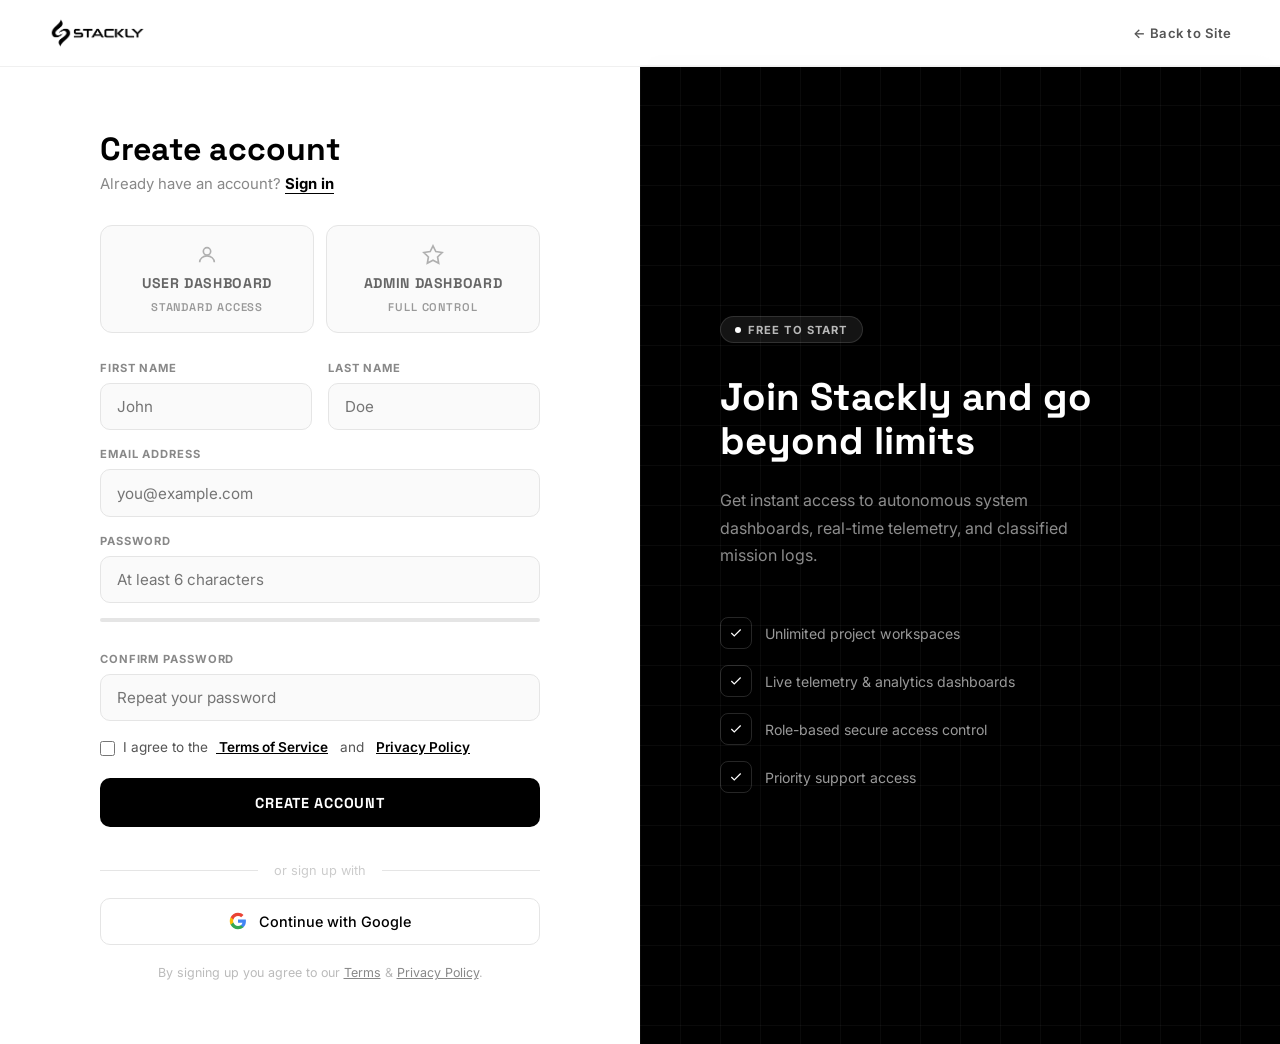
<file: signup.html>
<!DOCTYPE html>
<html lang="en">
<head>
  <meta charset="UTF-8" />
  <meta name="viewport" content="width=device-width, initial-scale=1.0" />
  <title>Sign Up — Stackly</title>
  <meta name="description" content="Create a Stackly account. Choose User or Admin access." />
  <link rel="preconnect" href="https://fonts.googleapis.com">
  <link rel="preconnect" href="https://fonts.gstatic.com" crossorigin>
  <link href="https://fonts.googleapis.com/css2?family=Space+Grotesk:wght@300;400;500;600;700&family=Inter:wght@300;400;500;600&family=IBM+Plex+Sans:wght@300;400;500;700&display=swap" rel="stylesheet">
  <style>
    *, *::before, *::after { box-sizing: border-box; margin: 0; padding: 0; }
    body { font-family: 'Inter', sans-serif; background: #fff; color: #000; overflow-x: hidden; }

    /* ── TOP BAR ── */
    .top-bar {
      position: fixed; top: 0; left: 0; right: 0; z-index: 100;
      display: flex; align-items: center; justify-content: space-between;
      padding: 1rem 3rem;
      background: rgba(255,255,255,0.92);
      backdrop-filter: blur(12px);
      border-bottom: 1px solid #f0f0f0;
    }
    .top-bar a { text-decoration: none; color: #555; font-size: 0.82rem; font-weight: 600; letter-spacing: 0.04em; transition: color 0.2s; }
    .top-bar a:hover { color: #000; }

    /* ── LAYOUT ── */
    .auth-wrapper {
      min-height: 100vh;
      display: grid;
      grid-template-columns: 1fr 1fr;
      padding-top: 65px;
    }
    /* Form on left, dark panel on right for signup */
    .auth-right { order: 1; background: #fff; display: flex; flex-direction: column; align-items: center; justify-content: center; padding: 4rem; }
    .auth-left  { order: 2; background: #000; display: flex; flex-direction: column; justify-content: center; padding: 5rem; position: relative; overflow: hidden; }
    .auth-left::before {
      content: ''; position: absolute; inset: 0;
      background-image:
        linear-gradient(rgba(255,255,255,0.04) 1px, transparent 1px),
        linear-gradient(90deg, rgba(255,255,255,0.04) 1px, transparent 1px);
      background-size: 40px 40px;
    }
    .auth-left-content { position: relative; z-index: 2; }
    .auth-left h2 { font-family: 'Space Grotesk', sans-serif; font-size: clamp(2rem,3vw,3rem); font-weight: 700; color: #fff; line-height: 1.15; margin-bottom: 1.5rem; }
    .auth-left p { color: rgba(255,255,255,0.55); font-size: 1rem; line-height: 1.7; max-width: 360px; }

    .auth-tag {
      display: inline-flex; align-items: center; gap: 0.4rem;
      background: rgba(255,255,255,0.08); border: 1px solid rgba(255,255,255,0.12);
      border-radius: 100px; padding: 0.35rem 0.9rem;
      font-size: 0.7rem; font-weight: 700; letter-spacing: 0.1em;
      color: rgba(255,255,255,0.7); text-transform: uppercase; margin-bottom: 2rem;
    }
    .auth-tag span { width: 6px; height: 6px; border-radius: 50%; background: #fff; display: inline-block; animation: pulse 1.8s ease-in-out infinite; }
    @keyframes pulse { 0%,100%{opacity:1;transform:scale(1)} 50%{opacity:0.4;transform:scale(0.7)} }

    .auth-features { margin-top: 3rem; display: flex; flex-direction: column; gap: 1rem; }
    .auth-feature { display: flex; align-items: center; gap: 0.8rem; color: rgba(255,255,255,0.6); font-size: 0.88rem; }
    .auth-feature-icon { width: 32px; height: 32px; border: 1px solid rgba(255,255,255,0.15); border-radius: 8px; display: flex; align-items: center; justify-content: center; flex-shrink: 0; color: #fff; }

    /* ── FORM CARD ── */
    .auth-card { width: 100%; max-width: 440px; }
    .auth-card h1 { font-family: 'Space Grotesk', sans-serif; font-size: 2rem; font-weight: 700; color: #000; margin-bottom: 0.4rem; }
    .auth-card .subtitle { color: #888; font-size: 0.93rem; margin-bottom: 2rem; }
    .auth-card .subtitle a { color: #000; font-weight: 700; text-decoration: none; border-bottom: 1px solid #000; }

    /* ── DASHBOARD ROLE BUTTONS ── */
    .role-selector { display: grid; grid-template-columns: 1fr 1fr; gap: 0.75rem; margin-bottom: 1.75rem; }
    .role-btn {
      display: flex; flex-direction: column; align-items: center; justify-content: center; gap: 0.5rem;
      padding: 1.1rem 0.75rem;
      border: 1.5px solid #e5e5e5; border-radius: 12px;
      background: #fafafa; cursor: pointer;
      font-family: 'Space Grotesk', sans-serif; font-size: 0.8rem; font-weight: 700;
      text-transform: uppercase; letter-spacing: 0.05em; color: #666;
      transition: all 0.2s ease;
      text-decoration: none;
    }
    .role-btn svg { opacity: 0.5; transition: opacity 0.2s; }
    .role-btn:hover { border-color: #000; background: #fff; color: #000; box-shadow: 0 4px 16px rgba(0,0,0,0.08); }
    .role-btn:hover svg { opacity: 1; }
    .role-btn.active { border-color: #000; background: #000; color: #fff; }
    .role-btn.active svg { opacity: 1; stroke: #fff; }
    .role-btn .role-label { font-size: 0.7rem; font-weight: 600; letter-spacing: 0.08em; color: inherit; opacity: 0.65; }
    .role-btn .role-title { font-size: 0.88rem; font-weight: 700; }

    /* ── FORM ELEMENTS ── */
    .form-group { display: flex; flex-direction: column; gap: 0.5rem; margin-bottom: 1.1rem; }
    .form-group label { font-size: 0.7rem; font-weight: 700; text-transform: uppercase; letter-spacing: 0.08em; color: #888; }
    .form-group input {
      border: 1px solid #e5e5e5; border-radius: 10px;
      padding: 0.82rem 1rem; outline: none;
      font-family: 'Inter', sans-serif; font-size: 0.95rem; color: #000;
      background: #fafafa; transition: border-color 0.2s, box-shadow 0.2s; width: 100%;
    }
    .form-group input:focus { border-color: #000; background: #fff; box-shadow: 0 0 0 3px rgba(0,0,0,0.06); }
    .form-row-2 { display: grid; grid-template-columns: 1fr 1fr; gap: 1rem; }

    .password-strength { margin-top: 0.4rem; height: 4px; border-radius: 2px; background: #e5e5e5; overflow: hidden; }
    .password-strength-bar { height: 100%; width: 0%; border-radius: 2px; transition: width 0.3s, background 0.3s; }
    .strength-label { font-size: 0.72rem; color: #aaa; margin-top: 0.3rem; }

    .terms-check { display: flex; align-items: flex-start; gap: 0.5rem; font-size: 0.85rem; color: #555; margin-bottom: 1.4rem; }
    .terms-check input { width: 15px; height: 15px; cursor: pointer; accent-color: #000; margin-top: 2px; flex-shrink: 0; }
    .terms-check a { color: #000; font-weight: 600; }

    .auth-submit {
      width: 100%; padding: 0.95rem 1rem;
      background: #000; color: #fff; border: none; border-radius: 10px;
      font-family: 'Space Grotesk', sans-serif; font-size: 0.9rem; font-weight: 700;
      letter-spacing: 0.05em; text-transform: uppercase; cursor: pointer;
      transition: background 0.2s, transform 0.15s; margin-bottom: 1rem;
    }
    .auth-submit:hover { background: #222; transform: translateY(-1px); }
    .auth-submit:active { transform: translateY(0); }

    .auth-divider { display: flex; align-items: center; gap: 1rem; margin: 1.25rem 0; color: #ccc; font-size: 0.8rem; }
    .auth-divider::before, .auth-divider::after { content: ''; flex: 1; height: 1px; background: #e5e5e5; }

    .oauth-btn {
      width: 100%; padding: 0.85rem 1rem;
      background: #fff; color: #000; border: 1px solid #e5e5e5; border-radius: 10px;
      font-family: 'Inter', sans-serif; font-size: 0.9rem; font-weight: 500; cursor: pointer;
      display: flex; align-items: center; justify-content: center; gap: 0.7rem;
      transition: border-color 0.2s, box-shadow 0.2s;
    }
    .oauth-btn:hover { border-color: #bbb; box-shadow: 0 2px 8px rgba(0,0,0,0.06); }

    .error-msg { background: #fff5f5; border: 1px solid #fecaca; border-radius: 8px; padding: 0.75rem 1rem; color: #c53030; font-size: 0.85rem; margin-bottom: 1rem; display: none; }
    .success-msg { background: #f0fdf4; border: 1px solid #bbf7d0; border-radius: 8px; padding: 0.75rem 1rem; color: #166534; font-size: 0.85rem; margin-bottom: 1rem; display: none; }

    @media (max-width: 768px) {
      .auth-wrapper { grid-template-columns: 1fr; }
      .auth-left { display: none; }
      .auth-right { padding: 3rem 2rem; order: 1; }
      .top-bar { padding: 1rem 1.5rem; }
    }
  </style>
</head>
<body>

  <!-- TOP BAR -->
  <div class="top-bar">
    <a href="index.html">
      <img src="stackly logo.webp" alt="Stackly" style="height: 34px; width: auto; object-fit: contain; vertical-align: middle;">
    </a>
    <a href="index.html">← Back to Site</a>
  </div>

  <!-- MAIN AUTH LAYOUT -->
  <div class="auth-wrapper">

    <!-- FORM (left order on signup) -->
    <div class="auth-right">
      <div class="auth-card">
        <h1>Create account</h1>
        <p class="subtitle">Already have an account? <a href="login.html">Sign in</a></p>

        <!-- DASHBOARD ROLE SELECTOR -->
        <div class="role-selector">
          <a href="user-dashboard.html" class="role-btn" id="role-user">
            <svg width="22" height="22" viewBox="0 0 24 24" fill="none" stroke="currentColor" stroke-width="1.8"><circle cx="12" cy="8" r="4"/><path d="M4 20c0-4 3.6-7 8-7s8 3 8 7"/></svg>
            <span class="role-title">User Dashboard</span>
            <span class="role-label">Standard Access</span>
          </a>
          <a href="admin-dashboard.html" class="role-btn" id="role-admin">
            <svg width="22" height="22" viewBox="0 0 24 24" fill="none" stroke="currentColor" stroke-width="1.8"><path d="M12 2l3.09 6.26L22 9.27l-5 4.87 1.18 6.88L12 17.77l-6.18 3.25L7 14.14 2 9.27l6.91-1.01L12 2z"/></svg>
            <span class="role-title">Admin Dashboard</span>
            <span class="role-label">Full Control</span>
          </a>
        </div>

        <div class="error-msg" id="signup-error"></div>
        <div class="success-msg" id="signup-success"></div>

        <form id="signup-form" novalidate>
          <div class="form-row-2">
            <div class="form-group">
              <label for="su-fname">First Name</label>
              <input type="text" id="su-fname" placeholder="John" autocomplete="given-name" required />
            </div>
            <div class="form-group">
              <label for="su-lname">Last Name</label>
              <input type="text" id="su-lname" placeholder="Doe" autocomplete="family-name" required />
            </div>
          </div>
          <div class="form-group">
            <label for="su-email">Email Address</label>
            <input type="email" id="su-email" placeholder="you@example.com" autocomplete="email" required />
          </div>
          <div class="form-group">
            <label for="su-pass">Password</label>
            <input type="password" id="su-pass" placeholder="At least 6 characters" autocomplete="new-password" required />
            <div class="password-strength"><div class="password-strength-bar" id="strength-bar"></div></div>
            <div class="strength-label" id="strength-label"></div>
          </div>
          <div class="form-group">
            <label for="su-confirm">Confirm Password</label>
            <input type="password" id="su-confirm" placeholder="Repeat your password" autocomplete="new-password" required />
          </div>
          <label class="terms-check">
            <input type="checkbox" id="su-terms" required />
            I agree to the <a href="404.html">&nbsp;Terms of Service</a>&nbsp;and&nbsp;<a href="404.html">Privacy Policy</a>
          </label>
          <button type="submit" class="auth-submit">Create Account</button>
        </form>

        <div class="auth-divider">or sign up with</div>
        <button class="oauth-btn" onclick="window.location.href='404.html'">
          <svg width="18" height="18" viewBox="0 0 24 24"><path fill="#4285F4" d="M22.56 12.25c0-.78-.07-1.53-.2-2.25H12v4.26h5.92c-.26 1.37-1.04 2.53-2.21 3.31v2.77h3.57c2.08-1.92 3.28-4.74 3.28-8.09z"/><path fill="#34A853" d="M12 23c2.97 0 5.46-.98 7.28-2.66l-3.57-2.77c-.98.66-2.23 1.06-3.71 1.06-2.86 0-5.29-1.93-6.16-4.53H2.18v2.84C3.99 20.53 7.7 23 12 23z"/><path fill="#FBBC05" d="M5.84 14.09c-.22-.66-.35-1.36-.35-2.09s.13-1.43.35-2.09V7.07H2.18C1.43 8.55 1 10.22 1 12s.43 3.45 1.18 4.93l2.85-2.22.81-.62z"/><path fill="#EA4335" d="M12 5.38c1.62 0 3.06.56 4.21 1.64l3.15-3.15C17.45 2.09 14.97 1 12 1 7.7 1 3.99 3.47 2.18 7.07l3.66 2.84c.87-2.6 3.3-4.53 6.16-4.53z"/></svg>
          Continue with Google
        </button>
        <p style="text-align:center; font-size:0.78rem; color:#bbb; margin-top:1.25rem;">
          By signing up you agree to our <a href="404.html" style="color:#888;">Terms</a> &amp; <a href="404.html" style="color:#888;">Privacy Policy</a>.
        </p>
      </div>
    </div>

    <!-- DARK PANEL (right order on signup) -->
    <div class="auth-left">
      <div class="auth-left-content">
        <div class="auth-tag"><span></span> Free to Start</div>
        <h2>Join Stackly and go beyond limits</h2>
        <p>Get instant access to autonomous system dashboards, real-time telemetry, and classified mission logs.</p>
        <div class="auth-features">
          <div class="auth-feature">
            <div class="auth-feature-icon"><svg width="14" height="14" viewBox="0 0 24 24" fill="none" stroke="currentColor" stroke-width="2"><polyline points="20 6 9 17 4 12"/></svg></div>
            Unlimited project workspaces
          </div>
          <div class="auth-feature">
            <div class="auth-feature-icon"><svg width="14" height="14" viewBox="0 0 24 24" fill="none" stroke="currentColor" stroke-width="2"><polyline points="20 6 9 17 4 12"/></svg></div>
            Live telemetry &amp; analytics dashboards
          </div>
          <div class="auth-feature">
            <div class="auth-feature-icon"><svg width="14" height="14" viewBox="0 0 24 24" fill="none" stroke="currentColor" stroke-width="2"><polyline points="20 6 9 17 4 12"/></svg></div>
            Role-based secure access control
          </div>
          <div class="auth-feature">
            <div class="auth-feature-icon"><svg width="14" height="14" viewBox="0 0 24 24" fill="none" stroke="currentColor" stroke-width="2"><polyline points="20 6 9 17 4 12"/></svg></div>
            Priority support access
          </div>
        </div>
      </div>
    </div>

  </div>

  <script src="js/auth.js"></script>
  <script>
    document.addEventListener('DOMContentLoaded', function () {
      let selectedRole = 'user';

      document.getElementById('role-user').addEventListener('click', function(e) {
        e.preventDefault();
        selectedRole = 'user';
        this.classList.add('active');
        document.getElementById('role-admin').classList.remove('active');
      });

      document.getElementById('role-admin').addEventListener('click', function(e) {
        e.preventDefault();
        selectedRole = 'admin';
        this.classList.add('active');
        document.getElementById('role-user').classList.remove('active');
      });

      // Password strength meter
      const passEl = document.getElementById('su-pass');
      const bar    = document.getElementById('strength-bar');
      const label  = document.getElementById('strength-label');
      const colors = ['#ef4444','#f97316','#eab308','#22c55e'];
      const labels = ['Weak','Fair','Good','Strong'];

      passEl.addEventListener('input', function () {
        const v = passEl.value;
        let score = 0;
        if (v.length >= 6)  score++;
        if (v.length >= 10) score++;
        if (/[A-Z]/.test(v) && /[0-9]/.test(v)) score++;
        if (/[^A-Za-z0-9]/.test(v)) score++;
        const pct = score === 0 ? 0 : (score / 4) * 100;
        bar.style.width      = pct + '%';
        bar.style.background = score === 0 ? '#e5e5e5' : colors[score - 1];
        label.textContent    = v.length === 0 ? '' : labels[score === 0 ? 0 : score - 1];
        label.style.color    = score === 0 ? '#aaa' : colors[score - 1];
      });

      const form   = document.getElementById('signup-form');
      const errEl  = document.getElementById('signup-error');
      const succEl = document.getElementById('signup-success');

      form.addEventListener('submit', function (e) {
        e.preventDefault();
        errEl.style.display  = 'none';
        succEl.style.display = 'none';

        const fname   = document.getElementById('su-fname').value.trim();
        const lname   = document.getElementById('su-lname').value.trim();
        const email   = document.getElementById('su-email').value.trim();
        const pass    = document.getElementById('su-pass').value;
        const confirm = document.getElementById('su-confirm').value;
        const terms   = document.getElementById('su-terms').checked;
        const fullName = (fname + ' ' + lname).trim();

        if (!fname || !lname) { errEl.textContent = 'Please enter your first and last name.'; errEl.style.display = 'block'; return; }
        if (!/^[^\s@]+@[^\s@]+\.[^\s@]+$/.test(email)) { errEl.textContent = 'Please enter a valid email address.'; errEl.style.display = 'block'; return; }
        if (pass.length < 6) { errEl.textContent = 'Password must be at least 6 characters.'; errEl.style.display = 'block'; return; }
        if (pass !== confirm) { errEl.textContent = 'Passwords do not match.'; errEl.style.display = 'block'; return; }
        if (!terms) { errEl.textContent = 'You must agree to the Terms of Service to continue.'; errEl.style.display = 'block'; return; }

        const result = register(fullName, email, pass);
        if (!result.ok) { errEl.textContent = result.msg; errEl.style.display = 'block'; return; }

        // Store role
        const session = JSON.parse(localStorage.getItem('stackly_session') || '{}');
        session.role = selectedRole;
        localStorage.setItem('stackly_session', JSON.stringify(session));

        succEl.textContent = 'Account created! Redirecting to ' + (selectedRole === 'admin' ? 'Admin' : 'User') + ' Dashboard...';
        succEl.style.display = 'block';
        setTimeout(() => {
          window.location.href = selectedRole === 'admin' ? 'admin-dashboard.html' : 'user-dashboard.html';
        }, 1000);
      });
    });
  </script>
</body>
</html>
</file>
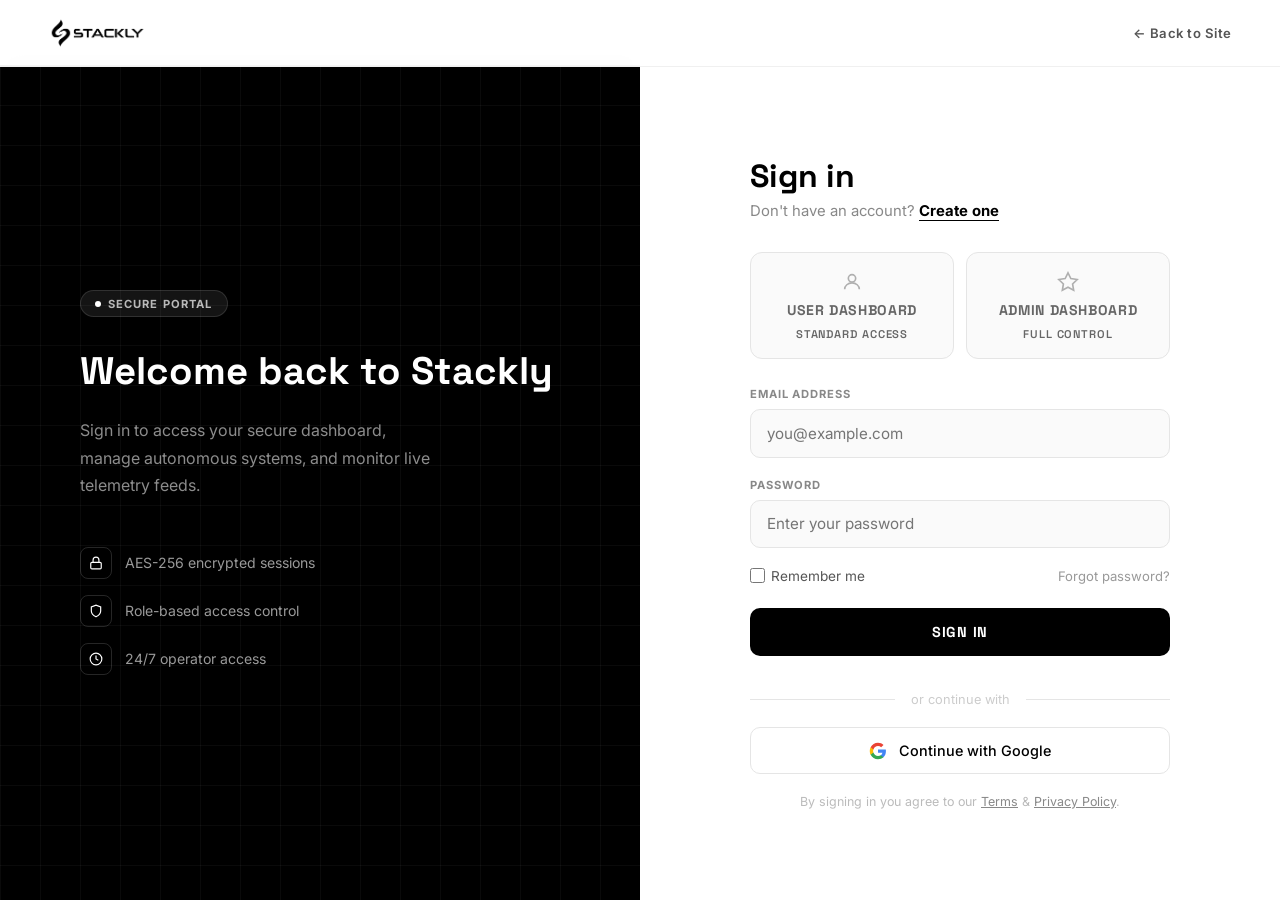
<file: user-dashboard.html>
<!DOCTYPE html>
<html lang="en">
<head>
  <meta charset="UTF-8"/>
  <meta name="viewport" content="width=device-width, initial-scale=1.0"/>
  <title>User Dashboard — Stackly</title>
  <link rel="preconnect" href="https://fonts.googleapis.com">
  <link href="https://fonts.googleapis.com/css2?family=Space+Grotesk:wght@300;400;500;600;700&family=Inter:wght@300;400;500;600&family=IBM+Plex+Sans:wght@300;400;500;700&display=swap" rel="stylesheet">
  <style>
    *, *::before, *::after { box-sizing: border-box; margin: 0; padding: 0; }
    body { font-family: 'Inter', sans-serif; background: #f7f8fa; color: #000; min-height: 100vh; display: flex; }

    /* ── SIDEBAR ── */
    .sidebar {
      position: fixed; top: 0; left: 0; bottom: 0; width: 240px;
      background: #0a0a0a; border-right: 1px solid rgba(255,255,255,0.1);
      display: flex; flex-direction: column; padding: 1.75rem 1.25rem;
      z-index: 100; overflow-y: auto;
    }
    .sidebar::-webkit-scrollbar { width: 4px; }
    .sidebar::-webkit-scrollbar-thumb { background: rgba(255,255,255,0.2); border-radius: 2px; }

    .sidebar-logo { margin-bottom: 2rem; padding: 0 0.5rem; }
    .sidebar-logo img { height: 30px; }
    .sidebar-section-title {
      font-size: 0.68rem; font-weight: 700; letter-spacing: 0.12em;
      text-transform: uppercase; color: rgba(255,255,255,0.55);
      margin: 1.25rem 0 0.5rem 0.75rem;
    }
    .sidebar-nav { display: flex; flex-direction: column; gap: 0.3rem; flex: 1; }
    .nav-item {
      display: flex; align-items: center; gap: 0.75rem;
      padding: 0.75rem 1rem; border-radius: 9px;
      color: rgba(255,255,255,0.8); font-size: 0.88rem; font-weight: 500;
      text-decoration: none; cursor: pointer; border: 1px solid transparent; background: none;
      width: 100%; text-align: left; transition: all 0.2s ease;
    }
    .nav-item:hover { background: rgba(255,255,255,0.1); color: #ffffff; border-color: rgba(255,255,255,0.12); }
    .nav-item.active { background: rgba(255,255,255,0.18); color: #ffffff; font-weight: 600; border: 1px solid rgba(255,255,255,0.25); box-shadow: 0 2px 8px rgba(0,0,0,0.3); }
    .nav-item svg { flex-shrink: 0; opacity: 0.85; stroke-width: 2; transition: opacity 0.2s, transform 0.2s; }
    .nav-item:hover svg, .nav-item.active svg { opacity: 1; transform: scale(1.08); }
    .nav-badge { margin-left: auto; background: #ef4444; color: #fff; border-radius: 100px; padding: 0.15rem 0.55rem; font-size: 0.65rem; font-weight: 700; }

    .sidebar-footer { border-top: 1px solid rgba(255,255,255,0.12); padding-top: 1.25rem; margin-top: auto; }
    .user-pill { display: flex; align-items: center; gap: 0.75rem; }
    .user-avatar {
      width: 36px; height: 36px; border-radius: 50%;
      background: rgba(255,255,255,0.2); border: 1px solid rgba(255,255,255,0.3);
      display: flex; align-items: center; justify-content: center;
      font-family: 'Space Grotesk', sans-serif; font-weight: 700; font-size: 0.85rem; color: #fff; flex-shrink: 0;
    }
    .user-info .name { font-size: 0.82rem; font-weight: 600; color: #fff; white-space: nowrap; overflow: hidden; text-overflow: ellipsis; max-width: 120px; }
    .user-info .role-tag { font-size: 0.68rem; color: rgba(255,255,255,0.6); text-transform: uppercase; letter-spacing: 0.06em; }
    .logout-btn { background: none; border: none; cursor: pointer; color: rgba(255,255,255,0.6); padding: 0.4rem; transition: color 0.2s, transform 0.2s; margin-left: auto; }
    .logout-btn:hover { color: #ef4444; transform: scale(1.1); }

    /* ── MAIN ── */
    .main { margin-left: 240px; padding: 2.5rem 2.5rem; min-height: 100vh; flex: 1; }

    /* PAGE SECTIONS (show/hide) */
    .page-section { display: none; }
    .page-section.active { display: block; }

    /* ── COMMON ── */
    .page-header { margin-bottom: 2rem; }
    .page-header h1 { font-family: 'Space Grotesk', sans-serif; font-size: 1.55rem; font-weight: 700; }
    .page-header p { font-size: 0.88rem; color: #888; margin-top: 0.3rem; }

    .stat-grid { display: grid; grid-template-columns: repeat(4, 1fr); gap: 1.1rem; margin-bottom: 2rem; }
    .stat-card { background: #fff; border: 1px solid #e8e8e8; border-radius: 14px; padding: 1.4rem; }
    .stat-label { font-size: 0.7rem; font-weight: 700; text-transform: uppercase; letter-spacing: 0.08em; color: #aaa; margin-bottom: 0.6rem; }
    .stat-value { font-family: 'Space Grotesk', sans-serif; font-size: 1.9rem; font-weight: 700; color: #000; line-height: 1; margin-bottom: 0.4rem; }
    .stat-change { font-size: 0.75rem; font-weight: 600; }
    .up   { color: #22c55e; }
    .down { color: #ef4444; }
    .neu  { color: #f59e0b; }

    .card { background: #fff; border: 1px solid #e8e8e8; border-radius: 14px; padding: 1.6rem; margin-bottom: 1.25rem; }
    .card-title { font-family: 'Space Grotesk', sans-serif; font-size: 0.98rem; font-weight: 700; margin-bottom: 1.35rem; display: flex; align-items: center; justify-content: space-between; }
    .card-title span { font-size: 0.78rem; font-weight: 600; color: #aaa; }

    /* ── MISSIONS TABLE ── */
    table { width: 100%; border-collapse: collapse; font-size: 0.85rem; }
    th { text-align: left; font-size: 0.67rem; font-weight: 700; text-transform: uppercase; letter-spacing: 0.08em; color: #bbb; padding-bottom: 0.75rem; border-bottom: 1px solid #f0f0f0; }
    td { padding: 0.85rem 0; border-bottom: 1px solid #f7f7f7; color: #444; vertical-align: middle; }
    tr:last-child td { border-bottom: none; }
    .pill { display: inline-block; padding: 0.22rem 0.7rem; border-radius: 100px; font-size: 0.68rem; font-weight: 700; }
    .pill.green  { background: #f0fdf4; color: #16a34a; }
    .pill.amber  { background: #fffbeb; color: #d97706; }
    .pill.blue   { background: #eff6ff; color: #2563eb; }
    .pill.red    { background: #fff5f5; color: #dc2626; }
    .pill.gray   { background: #f5f5f5; color: #888; }

    /* ── ACTIVITY ── */
    .activity-list { display: flex; flex-direction: column; gap: 0.9rem; }
    .activity-item { display: flex; align-items: flex-start; gap: 0.9rem; padding-bottom: 0.9rem; border-bottom: 1px solid #f5f5f5; }
    .activity-item:last-child { border-bottom: none; padding-bottom: 0; }
    .activity-icon { width: 34px; height: 34px; border-radius: 9px; display: flex; align-items: center; justify-content: center; flex-shrink: 0; }
    .activity-icon.green { background: #f0fdf4; color: #16a34a; }
    .activity-icon.blue  { background: #eff6ff; color: #2563eb; }
    .activity-icon.amber { background: #fffbeb; color: #d97706; }
    .activity-icon.red   { background: #fff5f5; color: #dc2626; }
    .activity-text p  { font-size: 0.85rem; font-weight: 500; margin-bottom: 0.15rem; }
    .activity-text span { font-size: 0.73rem; color: #bbb; }

    /* ── ANALYTICS BARS ── */
    .analytics-grid { display: grid; grid-template-columns: 1fr 1fr; gap: 1.25rem; }
    .bar-group { display: flex; flex-direction: column; gap: 1rem; }
    .bar-item label { font-size: 0.8rem; font-weight: 600; display: flex; justify-content: space-between; margin-bottom: 0.35rem; }
    .bar-item label span { color: #aaa; font-weight: 400; }
    .bar-track { height: 8px; background: #f0f0f0; border-radius: 4px; overflow: hidden; }
    .bar-fill { height: 100%; border-radius: 4px; transition: width 1.2s cubic-bezier(.22,1,.36,1); }
    .bar-fill.black  { background: #000; }
    .bar-fill.green  { background: #22c55e; }
    .bar-fill.blue   { background: #3b82f6; }
    .bar-fill.amber  { background: #f59e0b; }

    /* Doughnut-style metric circles */
    .metric-circles { display: grid; grid-template-columns: repeat(3,1fr); gap: 1rem; text-align: center; }
    .metric-circle { display: flex; flex-direction: column; align-items: center; gap: 0.5rem; }
    .circle-wrap { position: relative; width: 80px; height: 80px; }
    .circle-wrap svg { transform: rotate(-90deg); }
    .circle-bg { fill: none; stroke: #f0f0f0; stroke-width: 7; }
    .circle-val { fill: none; stroke-width: 7; stroke-linecap: round; transition: stroke-dashoffset 1.2s cubic-bezier(.22,1,.36,1); }
    .circle-text { position: absolute; inset: 0; display: flex; flex-direction: column; align-items: center; justify-content: center; }
    .circle-text strong { font-family: 'Space Grotesk', sans-serif; font-size: 1rem; font-weight: 700; }
    .circle-text small { font-size: 0.6rem; color: #aaa; }
    .metric-label { font-size: 0.78rem; font-weight: 600; color: #444; }

    /* ── SOLUTIONS ── */
    .solutions-grid { display: grid; grid-template-columns: repeat(3, 1fr); gap: 1.1rem; }
    .solution-card { border: 1.5px solid #e8e8e8; border-radius: 14px; padding: 1.5rem; transition: all 0.2s; cursor: default; display: flex; flex-direction: column; }
    .solution-card:hover { border-color: #000; box-shadow: 0 4px 20px rgba(0,0,0,0.07); transform: translateY(-2px); }
    .solution-icon { width: 42px; height: 42px; border-radius: 11px; background: #f7f8fa; border: 1px solid #e8e8e8; display: flex; align-items: center; justify-content: center; margin-bottom: 1rem; }
    .solution-card h3 { font-family: 'Space Grotesk', sans-serif; font-size: 0.95rem; font-weight: 700; margin-bottom: 0.5rem; }
    .solution-card p { font-size: 0.82rem; color: #777; line-height: 1.5; margin-bottom: 1rem; flex-grow: 1; }
    .solution-status { font-size: 0.7rem; font-weight: 700; text-transform: uppercase; letter-spacing: 0.06em; margin-bottom: 1rem; }
    .solution-status.active { color: #16a34a; }
    .solution-status.available { color: #2563eb; }
    .solution-status.coming { color: #d97706; }
    .solution-btn {
      width: 100%; padding: 0.65rem; border: 1px solid #e5e5e5; border-radius: 8px;
      font-family: 'Space Grotesk', sans-serif; font-size: 0.75rem; font-weight: 700;
      text-transform: uppercase; letter-spacing: 0.05em; background: #fafafa; color: #000; cursor: pointer;
      transition: all 0.2s;
    }
    .solution-btn:hover:not(:disabled) { background: #000; color: #fff; border-color: #000; }
    .solution-btn:disabled {
      background: #eef1f5; color: #4b5563; border: 1px solid #cbd5e1;
      cursor: not-allowed; opacity: 1; font-weight: 700;
    }

    /* ── SUPPORT / CONTACT FORM ── */
    .support-grid { display: grid; grid-template-columns: 1fr 1fr; gap: 1.5rem; }
    .form-group { display: flex; flex-direction: column; gap: 0.45rem; margin-bottom: 1.1rem; }
    .form-group label { font-size: 0.68rem; font-weight: 700; text-transform: uppercase; letter-spacing: 0.08em; color: #999; }
    .form-group input, .form-group textarea, .form-group select {
      border: 1px solid #e5e5e5; border-radius: 9px; padding: 0.78rem 0.9rem;
      outline: none; font-family: 'Inter', sans-serif; font-size: 0.88rem; color: #000;
      background: #fafafa; transition: border-color 0.2s, box-shadow 0.2s; width: 100%;
    }
    .form-group input:focus, .form-group textarea:focus, .form-group select:focus { border-color: #000; background: #fff; box-shadow: 0 0 0 3px rgba(0,0,0,0.05); }
    .form-group textarea { resize: vertical; min-height: 110px; }
    .submit-btn {
      padding: 0.82rem 2rem; background: #000; color: #fff; border: none; border-radius: 9px;
      font-family: 'Space Grotesk', sans-serif; font-size: 0.85rem; font-weight: 700;
      letter-spacing: 0.04em; text-transform: uppercase; cursor: pointer; transition: all 0.2s;
    }
    .submit-btn:hover { background: #222; transform: translateY(-1px); }
    .success-banner { background: #f0fdf4; border: 1px solid #bbf7d0; border-radius: 9px; padding: 0.9rem 1.1rem; color: #166534; font-size: 0.85rem; font-weight: 600; display: none; margin-bottom: 1rem; }

    /* ── PROFILE / SETTINGS ── */
    .profile-header { display: flex; align-items: center; gap: 1.5rem; margin-bottom: 2rem; }
    .profile-avatar { width: 70px; height: 70px; border-radius: 50%; background: #000; display: flex; align-items: center; justify-content: center; font-family: 'Space Grotesk', sans-serif; font-size: 1.6rem; font-weight: 700; color: #fff; flex-shrink: 0; }
    .profile-info h2 { font-family: 'Space Grotesk', sans-serif; font-size: 1.2rem; font-weight: 700; }
    .profile-info p { font-size: 0.85rem; color: #888; margin-top: 0.2rem; }

    /* Contact info cards */
    .info-grid { display: grid; grid-template-columns: repeat(3, 1fr); gap: 1rem; }
    .info-card { background: #fff; border: 1px solid #e8e8e8; border-radius: 12px; padding: 1.35rem; display: flex; align-items: flex-start; gap: 0.9rem; }
    .info-icon { width: 38px; height: 38px; border-radius: 9px; background: #f7f8fa; border: 1px solid #e8e8e8; display: flex; align-items: center; justify-content: center; flex-shrink: 0; }
    .info-card h4 { font-size: 0.72rem; font-weight: 700; text-transform: uppercase; letter-spacing: 0.07em; color: #aaa; margin-bottom: 0.3rem; }
    .info-card p { font-size: 0.88rem; font-weight: 600; color: #000; }

    @media (max-width: 1200px) { .stat-grid { grid-template-columns: repeat(2,1fr); } .solutions-grid { grid-template-columns: repeat(2,1fr); } }
    @media (max-width: 900px) { .analytics-grid, .support-grid { grid-template-columns: 1fr; } .metric-circles { grid-template-columns: repeat(2,1fr); } .info-grid { grid-template-columns: 1fr; } }
    @media (max-width: 768px) {
      body { flex-direction: column; }
      .sidebar {
        left: -240px;
        z-index: 1000;
        transition: transform 0.3s cubic-bezier(0.4, 0, 0.2, 1);
        box-shadow: 5px 0 25px rgba(0,0,0,0.15);
      }
      body.sidebar-open .sidebar {
        transform: translateX(240px);
      }
      .sidebar-backdrop {
        position: fixed; inset: 0; background: rgba(0,0,0,0.4);
        backdrop-filter: blur(3px); -webkit-backdrop-filter: blur(3px);
        z-index: 999; display: none; opacity: 0;
        transition: opacity 0.3s ease;
      }
      body.sidebar-open .sidebar-backdrop {
        display: block; opacity: 1;
      }
      .main { margin-left: 0; padding: 1.25rem; width: 100%; }
      .stat-grid, .solutions-grid { grid-template-columns: 1fr; }
      .mobile-header {
        display: flex !important;
        align-items: center;
        justify-content: space-between;
        background: #000;
        padding: 0 1.25rem;
        height: 56px;
        position: sticky;
        top: 0;
        z-index: 990;
        border-bottom: 1px solid rgba(255,255,255,0.08);
      }
      .mobile-menu-toggle {
        background: none; border: none; color: #fff; cursor: pointer; display: flex; align-items: center; justify-content: center;
      }
      .sidebar-close-btn {
        display: flex !important;
        align-items: center;
        justify-content: center;
      }
      
      /* Force inline grid templates to stack vertically on mobile */
      div[style*="display:grid"],
      div[style*="display: grid"] {
        grid-template-columns: 1fr !important;
        gap: 1.5rem !important;
      }

      /* Stack flex layouts inside cards on mobile */
      .map-console-row {
        flex-direction: column !important;
        align-items: stretch !important;
        min-height: 0 !important;
        height: auto !important;
      }
      /* Make inner columns fill width on mobile */
      .map-console-row > div {
        width: 100% !important;
        padding: 0 !important;
        margin: 0 !important;
      }
      
      /* Scale SVGs (like the map) on small screens */
      svg {
        max-width: 100% !important;
        height: auto !important;
      }
    }
    
    /* Responsive tables */
    .table-responsive {
      width: 100%;
      overflow-x: auto;
      -webkit-overflow-scrolling: touch;
      margin-bottom: 1rem;
    }
    
    .mobile-header { display: none; }
  </style>
</head>
<body>

  <!-- MOBILE HEADER -->
  <header class="mobile-header">
    <button class="mobile-menu-toggle" onclick="toggleSidebar()" aria-label="Toggle Menu">
      <svg width="22" height="22" viewBox="0 0 24 24" fill="none" stroke="currentColor" stroke-width="2">
        <line x1="3" y1="12" x2="21" y2="12"></line>
        <line x1="3" y1="6" x2="21" y2="6"></line>
        <line x1="3" y1="18" x2="21" y2="18"></line>
      </svg>
    </button>
    <div class="mobile-logo">
      <img src="stackly logo.webp" alt="Stackly" style="height: 24px; filter: invert(1);">
    </div>
    <div style="width: 22px;"></div>
  </header>

  <div class="sidebar-backdrop" onclick="toggleSidebar()"></div>

  <!-- SIDEBAR -->
  <aside class="sidebar">
    <div class="sidebar-logo" style="display:flex; justify-content:space-between; align-items:center; margin-bottom:2.5rem; padding:0 0.5rem;">
      <img src="stackly logo.webp" alt="Stackly" style="filter:invert(1); opacity:0.9; height:30px;">
      <button class="sidebar-close-btn" onclick="toggleSidebar()" style="display:none; background:none; border:none; color:rgba(255,255,255,0.4); cursor:pointer; padding:0.25rem;">
        <svg width="20" height="20" viewBox="0 0 24 24" fill="none" stroke="currentColor" stroke-width="2"><line x1="18" y1="6" x2="6" y2="18"/><line x1="6" y1="6" x2="18" y2="18"/></svg>
      </button>
    </div>
    <nav class="sidebar-nav">
      <div class="sidebar-section-title">Main</div>
      <button class="nav-item active" onclick="showSection('home', this)">
        <svg width="15" height="15" viewBox="0 0 24 24" fill="none" stroke="currentColor" stroke-width="2"><rect x="3" y="3" width="7" height="7"/><rect x="14" y="3" width="7" height="7"/><rect x="14" y="14" width="7" height="7"/><rect x="3" y="14" width="7" height="7"/></svg>
        Home
      </button>
      <button class="nav-item" onclick="showSection('missions', this)">
        <svg width="15" height="15" viewBox="0 0 24 24" fill="none" stroke="currentColor" stroke-width="2"><path d="M13 2L3 14h9l-1 8 10-12h-9l1-8z"/></svg>
        My Missions
      </button>
      <div class="sidebar-section-title">Insights</div>
      <button class="nav-item" onclick="showSection('analytics', this)">
        <svg width="15" height="15" viewBox="0 0 24 24" fill="none" stroke="currentColor" stroke-width="2"><line x1="18" y1="20" x2="18" y2="10"/><line x1="12" y1="20" x2="12" y2="4"/><line x1="6" y1="20" x2="6" y2="14"/></svg>
        Analytics
      </button>
      <button class="nav-item" onclick="showSection('solutions', this)">
        <svg width="15" height="15" viewBox="0 0 24 24" fill="none" stroke="currentColor" stroke-width="2"><circle cx="12" cy="12" r="3"/><path d="M12 1v4M12 19v4M4.22 4.22l2.83 2.83M16.95 16.95l2.83 2.83M1 12h4M19 12h4M4.22 19.78l2.83-2.83M16.95 7.05l2.83-2.83"/></svg>
        Solutions
      </button>
      <div class="sidebar-section-title">Account</div>
      <button class="nav-item" onclick="showSection('contact', this)">
        <svg width="15" height="15" viewBox="0 0 24 24" fill="none" stroke="currentColor" stroke-width="2"><path d="M21 15a2 2 0 0 1-2 2H7l-4 4V5a2 2 0 0 1 2-2h14a2 2 0 0 1 2 2z"/></svg>
        Contact
        <span class="nav-badge" id="contact-badge-count">2</span>
      </button>
      <button class="nav-item" onclick="showSection('settings', this)">
        <svg width="15" height="15" viewBox="0 0 24 24" fill="none" stroke="currentColor" stroke-width="2"><circle cx="12" cy="12" r="3"/><path d="M19.4 15a1.65 1.65 0 0 0 .33 1.82l.06.06a2 2 0 0 1-2.83 2.83l-.06-.06a1.65 1.65 0 0 0-1.82-.33 1.65 1.65 0 0 0-1 1.51V21a2 2 0 0 1-4 0v-.09A1.65 1.65 0 0 0 9 19.4a1.65 1.65 0 0 0-1.82.33l-.06.06a2 2 0 0 1-2.83-2.83l.06-.06A1.65 1.65 0 0 0 4.68 15a1.65 1.65 0 0 0-1.51-1H3a2 2 0 0 1 0-4h.09A1.65 1.65 0 0 0 4.6 9a1.65 1.65 0 0 0-.33-1.82l-.06-.06a2 2 0 0 1 2.83-2.83l.06.06A1.65 1.65 0 0 0 9 4.68a1.65 1.65 0 0 0 1-1.51V3a2 2 0 0 1 4 0v.09a1.65 1.65 0 0 0 1 1.51 1.65 1.65 0 0 0 1.82-.33l.06-.06a2 2 0 0 1 2.83 2.83l-.06.06A1.65 1.65 0 0 0 19.4 9a1.65 1.65 0 0 0 1.51 1H21a2 2 0 0 1 0 4h-.09a1.65 1.65 0 0 0-1.51 1z"/></svg>
        Settings
      </button>
    </nav>
    <div class="sidebar-footer">
      <div class="user-pill">
        <div class="user-avatar" id="user-avatar">U</div>
        <div class="user-info">
          <div class="name" id="user-name">User</div>
          <div class="role-tag">Standard Access</div>
        </div>
        <button class="logout-btn" onclick="logout()" title="Logout">
          <svg width="14" height="14" viewBox="0 0 24 24" fill="none" stroke="currentColor" stroke-width="2"><path d="M9 21H5a2 2 0 0 1-2-2V5a2 2 0 0 1 2-2h4"/><polyline points="16 17 21 12 16 7"/><line x1="21" y1="12" x2="9" y2="12"/></svg>
        </button>
      </div>
    </div>
  </aside>

  <!-- MAIN CONTENT -->
  <main class="main">

    <!-- ══════════════ 1. HOME ══════════════ -->
    <div id="section-home" class="page-section active">
      <div class="page-header">
        <h1>Home</h1>
        <p id="welcome-msg">Welcome back! Here's your mission summary.</p>
      </div>

      <div class="stat-grid">
        <div class="stat-card">
          <div class="stat-label">Active Missions</div>
          <div class="stat-value" id="stat-active-missions">4</div>
          <div class="stat-change up">↑ 1 this week</div>
        </div>
        <div class="stat-card">
          <div class="stat-label">Completed</div>
          <div class="stat-value">28</div>
          <div class="stat-change up">↑ 3 this month</div>
        </div>
        <div class="stat-card">
          <div class="stat-label">Drone Uptime</div>
          <div class="stat-value">99.1%</div>
          <div class="stat-change up">↑ 0.3% vs last week</div>
        </div>
        <div class="stat-card">
          <div class="stat-label">Alerts</div>
          <div class="stat-value" id="stat-alerts-count">2</div>
          <div class="stat-change down">2 unread</div>
        </div>
      </div>

      <div style="display:grid; grid-template-columns:2fr 1fr; gap:1.25rem;">
        <!-- Live Map Console (Content-related Working Interactive Element) -->
        <div class="card" style="display:flex; flex-direction:column;">
          <div class="card-title">Live Tracking & Telemetry Console <span>Interactive Map</span></div>
          <div class="map-console-row" style="flex-grow:1; display:flex; gap:1.5rem; min-height:280px; align-items:center;">
            <div style="width:50%; display:flex; justify-content:center;">
              <!-- Interactive SVG Map -->
              <svg width="220" height="220" viewBox="0 0 220 220" style="background:#000; border-radius:10px; padding:10px;">
                <circle cx="110" cy="110" r="100" fill="none" stroke="#222" stroke-dasharray="4"/>
                <circle cx="110" cy="110" r="60" fill="none" stroke="#222" stroke-dasharray="2"/>
                <line x1="110" y1="10" x2="110" y2="210" stroke="#111"/>
                <line x1="10" y1="110" x2="210" y2="110" stroke="#111"/>
                <!-- Pulse Sweep -->
                <circle cx="110" cy="110" r="80" fill="none" stroke="rgba(34,197,94,0.15)" stroke-width="2">
                  <animate attributeName="r" values="0;95" dur="4s" repeatCount="indefinite"/>
                  <animate attributeName="opacity" values="1;0" dur="4s" repeatCount="indefinite"/>
                </circle>
                <!-- Interactive Hub Pins -->
                <g style="cursor:pointer;" onclick="selectMapHub('Austin HQ', '30.2672° N, 97.7431° W', '98ms', 'ONLINE')">
                  <circle cx="50" cy="80" r="6" fill="#ef4444"/>
                  <circle cx="50" cy="80" r="12" fill="none" stroke="#ef4444" stroke-width="1"><animate attributeName="r" values="6;16" dur="2s" repeatCount="indefinite"/><animate attributeName="opacity" values="1;0" dur="2s" repeatCount="indefinite"/></circle>
                </g>
                <g style="cursor:pointer;" onclick="selectMapHub('Munich Lab', '48.1351° N, 11.5820° E', '42ms', 'ONLINE')">
                  <circle cx="130" cy="60" r="6" fill="#3b82f6"/>
                  <circle cx="130" cy="60" r="12" fill="none" stroke="#3b82f6" stroke-width="1"><animate attributeName="r" values="6;16" dur="2s" repeatCount="indefinite"/><animate attributeName="opacity" values="1;0" dur="2s" repeatCount="indefinite"/></circle>
                </g>
                <g style="cursor:pointer;" onclick="selectMapHub('Tokyo Cell', '35.6762° N, 139.6503° E', '125ms', 'ONLINE')">
                  <circle cx="180" cy="100" r="6" fill="#22c55e"/>
                  <circle cx="180" cy="100" r="12" fill="none" stroke="#22c55e" stroke-width="1"><animate attributeName="r" values="6;16" dur="2s" repeatCount="indefinite"/><animate attributeName="opacity" values="1;0" dur="2s" repeatCount="indefinite"/></circle>
                </g>
                <g style="cursor:pointer;" onclick="selectMapHub('Salem Outpost', '11.6643° N, 78.1460° E', '15ms', 'ONLINE')">
                  <circle cx="140" cy="150" r="6" fill="#eab308"/>
                  <circle cx="140" cy="150" r="12" fill="none" stroke="#eab308" stroke-width="1"><animate attributeName="r" values="6;16" dur="2s" repeatCount="indefinite"/><animate attributeName="opacity" values="1;0" dur="2s" repeatCount="indefinite"/></circle>
                </g>
              </svg>
            </div>
            <!-- Telemetry Details Panel -->
            <div style="width:50%; font-family:'IBM Plex Sans', monospace; font-size:0.78rem; background:#fafafa; border:1px solid #e8e8e8; padding:1.25rem; border-radius:10px; line-height:1.7;">
              <div style="font-weight:700; text-transform:uppercase; font-size:0.85rem; margin-bottom:0.75rem; border-bottom:1px solid #eee; padding-bottom:0.25rem; color:#000;">Hub Telemetry</div>
              <div><strong>ACTIVE HUB:</strong> <span id="telemetry-hub-name" style="color:#2563eb;">Salem Outpost</span></div>
              <div><strong>COORDINATES:</strong> <span id="telemetry-hub-coords">11.6643° N, 78.1460° E</span></div>
              <div><strong>LATENCY:</strong> <span id="telemetry-hub-latency">15ms</span></div>
              <div><strong>STATUS:</strong> <span id="telemetry-hub-status" style="color:#16a34a; font-weight:700;">ONLINE</span></div>
              <div style="margin-top:0.75rem; font-size:0.7rem; color:#888;">* Click map pins to switch node tracking.</div>
            </div>
          </div>
        </div>

        <!-- Quick Actions -->
        <div class="card">
          <div class="card-title">Quick Actions</div>
          <div style="display:flex; flex-direction:column; gap:0.65rem;">
            <button onclick="showSection('missions', document.querySelector('[onclick*=missions]'))" style="display:flex;align-items:center;gap:0.7rem;padding:0.82rem 1rem;border:1.5px solid #e5e5e5;border-radius:9px;background:#fafafa;cursor:pointer;font-size:0.84rem;font-weight:600;color:#333;transition:all 0.2s;width:100%;text-align:left;" onmouseover="this.style.borderColor='#000';this.style.background='#fff'" onmouseout="this.style.borderColor='#e5e5e5';this.style.background='#fafafa'">
              <svg width="15" height="15" viewBox="0 0 24 24" fill="none" stroke="currentColor" stroke-width="2"><path d="M13 2L3 14h9l-1 8 10-12h-9l1-8z"/></svg> View My Missions
            </button>
            <button onclick="showSection('analytics', document.querySelector('[onclick*=analytics]'))" style="display:flex;align-items:center;gap:0.7rem;padding:0.82rem 1rem;border:1.5px solid #e5e5e5;border-radius:9px;background:#fafafa;cursor:pointer;font-size:0.84rem;font-weight:600;color:#333;transition:all 0.2s;width:100%;text-align:left;" onmouseover="this.style.borderColor='#000';this.style.background='#fff'" onmouseout="this.style.borderColor='#e5e5e5';this.style.background='#fafafa'">
              <svg width="15" height="15" viewBox="0 0 24 24" fill="none" stroke="currentColor" stroke-width="2"><line x1="18" y1="20" x2="18" y2="10"/><line x1="12" y1="20" x2="12" y2="4"/><line x1="6" y1="20" x2="6" y2="14"/></svg> Analytics Report
            </button>
            <button onclick="showSection('contact', document.querySelector('[onclick*=contact]'))" style="display:flex;align-items:center;gap:0.7rem;padding:0.82rem 1rem;border:1.5px solid #e5e5e5;border-radius:9px;background:#fafafa;cursor:pointer;font-size:0.84rem;font-weight:600;color:#333;transition:all 0.2s;width:100%;text-align:left;" onmouseover="this.style.borderColor='#000';this.style.background='#fff'" onmouseout="this.style.borderColor='#e5e5e5';this.style.background='#fafafa'">
              <svg width="15" height="15" viewBox="0 0 24 24" fill="none" stroke="currentColor" stroke-width="2"><path d="M21 15a2 2 0 0 1-2 2H7l-4 4V5a2 2 0 0 1 2-2h14a2 2 0 0 1 2 2z"/></svg> Contact Support
            </button>
            <button onclick="showSection('solutions', document.querySelector('[onclick*=solutions]'))" style="display:flex;align-items:center;gap:0.7rem;padding:0.82rem 1rem;border:1.5px solid #e5e5e5;border-radius:9px;background:#fafafa;cursor:pointer;font-size:0.84rem;font-weight:600;color:#333;transition:all 0.2s;width:100%;text-align:left;" onmouseover="this.style.borderColor='#000';this.style.background='#fff'" onmouseout="this.style.borderColor='#e5e5e5';this.style.background='#fafafa'">
              <svg width="15" height="15" viewBox="0 0 24 24" fill="none" stroke="currentColor" stroke-width="2"><circle cx="12" cy="12" r="3"/><path d="M12 1v4M12 19v4M4.22 4.22l2.83 2.83M16.95 16.95l2.83 2.83M1 12h4M19 12h4M4.22 19.78l2.83-2.83M16.95 7.05l2.83-2.83"/></svg> Browse Solutions
            </button>
            <button onclick="showSection('settings', document.querySelector('[onclick*=settings]'))" style="display:flex;align-items:center;gap:0.7rem;padding:0.82rem 1rem;border:1.5px solid #e5e5e5;border-radius:9px;background:#fafafa;cursor:pointer;font-size:0.84rem;font-weight:600;color:#333;transition:all 0.2s;width:100%;text-align:left;" onmouseover="this.style.borderColor='#000';this.style.background='#fff'" onmouseout="this.style.borderColor='#e5e5e5';this.style.background='#fafafa'">
              <svg width="15" height="15" viewBox="0 0 24 24" fill="none" stroke="currentColor" stroke-width="2"><circle cx="12" cy="12" r="3"/><path d="M19.4 15a1.65 1.65 0 0 0 .33 1.82l.06.06a2 2 0 0 1-2.83 2.83l-.06-.06a1.65 1.65 0 0 0-1.82-.33"/></svg> Account Settings
            </button>
          </div>
        </div>
      </div>

      <!-- Recent Activity -->
      <div class="card" style="margin-top:1.25rem;">
        <div class="card-title">Recent Activity <span>Last 7 days</span></div>
        <div class="activity-list">
          <div class="activity-item">
            <div class="activity-icon green"><svg width="14" height="14" viewBox="0 0 24 24" fill="none" stroke="currentColor" stroke-width="2"><polyline points="20 6 9 17 4 12"/></svg></div>
            <div class="activity-text"><p>Mission AV-4 flight path completed</p><span>Today, 10:32 AM</span></div>
          </div>
          <div class="activity-item">
            <div class="activity-icon blue"><svg width="14" height="14" viewBox="0 0 24 24" fill="none" stroke="currentColor" stroke-width="2"><path d="M21 15a2 2 0 0 1-2 2H7l-4 4V5a2 2 0 0 1 2-2h14a2 2 0 0 1 2 2z"/></svg></div>
            <div class="activity-text"><p>Support reply received from Stackly team</p><span>Today, 9:14 AM</span></div>
          </div>
          <div class="activity-item">
            <div class="activity-icon amber"><svg width="14" height="14" viewBox="0 0 24 24" fill="none" stroke="currentColor" stroke-width="2"><circle cx="12" cy="12" r="10"/><line x1="12" y1="8" x2="12" y2="12"/><line x1="12" y1="16" x2="12.01" y2="16"/></svg></div>
            <div class="activity-text"><p>Sensor calibration warning — Unit #3</p><span>Yesterday, 4:55 PM</span></div>
          </div>
          <div class="activity-item">
            <div class="activity-icon green"><svg width="14" height="14" viewBox="0 0 24 24" fill="none" stroke="currentColor" stroke-width="2"><path d="M14 2H6a2 2 0 0 0-2 2v16a2 2 0 0 0 2 2h12a2 2 0 0 0 2-2V8z"/></svg></div>
            <div class="activity-text"><p>Monthly telemetry report generated</p><span>Jul 20, 2026</span></div>
          </div>
        </div>
      </div>
    </div>

    <!-- ══════════════ 2. MY MISSIONS ══════════════ -->
    <div id="section-missions" class="page-section">
      <div class="page-header">
        <h1>My Missions</h1>
        <p>Track all your autonomous system deployments and mission statuses.</p>
      </div>
      <div class="card">
        <div class="card-title">Active & Recent Missions <span>6 total</span></div>
        <div class="table-responsive">
          <table>
            <thead>
              <tr>
                <th>Mission ID</th>
                <th>Type</th>
                <th>Platform</th>
                <th>Location</th>
                <th>Started</th>
                <th>Status</th>
              </tr>
            </thead>
            <tbody>
              <tr><td><strong>MSN-2047</strong></td><td>Perimeter Sweep</td><td>AV-4 Vindicator VTOL</td><td>Salem, TN</td><td>Jul 21, 2026</td><td><span class="pill green">Active</span></td></tr>
              <tr><td><strong>MSN-2044</strong></td><td>Cargo Transit</td><td>UGV Logistics</td><td>Chennai Hub</td><td>Jul 20, 2026</td><td><span class="pill blue">In Progress</span></td></tr>
              <tr><td><strong>MSN-2041</strong></td><td>Border Recon</td><td>Micro Scout Drone</td><td>Northern Sector</td><td>Jul 19, 2026</td><td><span class="pill green">Completed</span></td></tr>
              <tr><td><strong>MSN-2038</strong></td><td>Pipeline Survey</td><td>VTOL Long-Range</td><td>Western Grid</td><td>Jul 17, 2026</td><td><span class="pill green">Completed</span></td></tr>
              <tr><td><strong>MSN-2035</strong></td><td>Search & Rescue</td><td>Sentry UGV</td><td>Eastern Zone</td><td>Jul 15, 2026</td><td><span class="pill amber">On Hold</span></td></tr>
              <tr><td><strong>MSN-2030</strong></td><td>Maritime Patrol</td><td>Naval Scout Drone</td><td>Coastal Line</td><td>Jul 10, 2026</td><td><span class="pill red">Aborted</span></td></tr>
            </tbody>
          </table>
        </div>
      </div>
      <div class="card" style="margin-top:1.25rem;">
        <div class="card-title">Request New Mission</div>
        <div style="display:grid; grid-template-columns:1fr 1fr 1fr; gap:1rem;">
          <div class="form-group"><label>Mission Type</label>
            <select id="mis-type"><option>Perimeter Sweep</option><option>Cargo Transit</option><option>Border Recon</option><option>Pipeline Survey</option><option>Search & Rescue</option><option>Maritime Patrol</option></select>
          </div>
          <div class="form-group"><label>Platform</label>
            <select id="mis-platform"><option>AV-4 Vindicator VTOL</option><option>Micro Scout Drone</option><option>Sentry UGV</option><option>Logistics UGV</option><option>Tactical UGV</option></select>
          </div>
          <div class="form-group"><label>Target Location</label>
            <input type="text" id="mis-loc" placeholder="Enter location...">
          </div>
        </div>
        <div id="mission-success" class="success-banner">✓ Mission request submitted successfully! Our team will confirm within 24 hours.</div>
        <button class="submit-btn" onclick="requestMission()">Submit Mission Request</button>
      </div>
    </div>

    <!-- ══════════════ 3. ANALYTICS ══════════════ -->
    <div id="section-analytics" class="page-section">
      <div class="page-header">
        <h1>Analytics</h1>
        <p>Performance metrics and operational telemetry for your fleet.</p>
      </div>

      <div class="stat-grid">
        <div class="stat-card"><div class="stat-label">Total Flight Hours</div><div class="stat-value">412h</div><div class="stat-change up">↑ 18h this month</div></div>
        <div class="stat-card"><div class="stat-label">Avg Mission Time</div><div class="stat-value">2.4h</div><div class="stat-change neu">Stable</div></div>
        <div class="stat-card"><div class="stat-label">Success Rate</div><div class="stat-value">94.6%</div><div class="stat-change up">↑ 1.2%</div></div>
        <div class="stat-card"><div class="stat-label">Data Streamed</div><div class="stat-value">3.2TB</div><div class="stat-change up">↑ 0.4TB</div></div>
      </div>

      <div class="analytics-grid">
        <!-- Bar charts -->
        <div class="card">
          <div class="card-title">Platform Performance <span>Jul 2026</span></div>
          <div class="bar-group">
            <div class="bar-item"><label>AV-4 Vindicator VTOL <span>97%</span></label><div class="bar-track"><div class="bar-fill black" style="width:0%" data-width="97%"></div></div></div>
            <div class="bar-item"><label>Micro Scout Drone <span>88%</span></label><div class="bar-track"><div class="bar-fill green" style="width:0%" data-width="88%"></div></div></div>
            <div class="bar-item"><label>Sentry UGV <span>79%</span></label><div class="bar-track"><div class="bar-fill blue" style="width:0%" data-width="79%"></div></div></div>
            <div class="bar-item"><label>Logistics UGV <span>65%</span></label><div class="bar-track"><div class="bar-fill amber" style="width:0%" data-width="65%"></div></div></div>
            <div class="bar-item"><label>Tactical UGV <span>52%</span></label><div class="bar-track"><div class="bar-fill black" style="width:0%" data-width="52%"></div></div></div>
          </div>
        </div>

        <!-- Circle metrics -->
        <div class="card">
          <div class="card-title">Fleet Health</div>
          <div class="metric-circles">
            <div class="metric-circle">
              <div class="circle-wrap">
                <svg width="80" height="80" viewBox="0 0 80 80">
                  <circle class="circle-bg" cx="40" cy="40" r="30"/>
                  <circle class="circle-val" cx="40" cy="40" r="30" stroke="#22c55e" stroke-dasharray="188.5" stroke-dashoffset="188.5" data-offset="9.4"/>
                </svg>
                <div class="circle-text"><strong>95%</strong><small>health</small></div>
              </div>
              <div class="metric-label">Propulsion</div>
            </div>
            <div class="metric-circle">
              <div class="circle-wrap">
                <svg width="80" height="80" viewBox="0 0 80 80">
                  <circle class="circle-bg" cx="40" cy="40" r="30"/>
                  <circle class="circle-val" cx="40" cy="40" r="30" stroke="#3b82f6" stroke-dasharray="188.5" stroke-dashoffset="188.5" data-offset="26.6"/>
                </svg>
                <div class="circle-text"><strong>86%</strong><small>health</small></div>
              </div>
              <div class="metric-label">Sensors</div>
            </div>
            <div class="metric-circle">
              <div class="circle-wrap">
                <svg width="80" height="80" viewBox="0 0 80 80">
                  <circle class="circle-bg" cx="40" cy="40" r="30"/>
                  <circle class="circle-val" cx="40" cy="40" r="30" stroke="#f59e0b" stroke-dasharray="188.5" stroke-dashoffset="188.5" data-offset="56.6"/>
                </svg>
                <div class="circle-text"><strong>70%</strong><small>health</small></div>
              </div>
              <div class="metric-label">Comms</div>
            </div>
          </div>
        </div>
      </div>
    </div>

    <!-- ══════════════ 4. SOLUTIONS ══════════════ -->
    <div id="section-solutions" class="page-section">
      <div class="page-header">
        <h1>Solutions</h1>
        <p>Autonomous platforms and systems available for your operations.</p>
      </div>

      <div class="solutions-grid">
        <div class="solution-card">
          <div class="solution-icon"><svg width="20" height="20" viewBox="0 0 24 24" fill="none" stroke="currentColor" stroke-width="1.8"><path d="M12 2L2 7l10 5 10-5-10-5z"/><path d="M2 17l10 5 10-5"/><path d="M2 12l10 5 10-5"/></svg></div>
          <h3>AV-4 Vindicator VTOL</h3>
          <p>Long-range vertical take-off and landing drone. Ideal for perimeter sweeps, recon, and cargo delivery across difficult terrain.</p>
          <div class="solution-status active" id="sol-status-vtol">● Deployed on your account</div>
          <button class="solution-btn" onclick="runDiagnostic('AV-4 Vindicator VTOL')">Diagnostic Check</button>
        </div>
        <div class="solution-card">
          <div class="solution-icon"><svg width="20" height="20" viewBox="0 0 24 24" fill="none" stroke="currentColor" stroke-width="1.8"><rect x="2" y="8" width="20" height="10" rx="2"/><path d="M6 8V6a2 2 0 0 1 2-2h8a2 2 0 0 1 2 2v2"/><line x1="12" y1="12" x2="12" y2="16"/></svg></div>
          <h3>Micro Scout Drone</h3>
          <p>Ultra-compact tactical scout. Deployable in confined environments. Edge AI-enabled for real-time threat identification.</p>
          <div class="solution-status active" id="sol-status-scout">● Deployed on your account</div>
          <button class="solution-btn" onclick="runDiagnostic('Micro Scout Drone')">Diagnostic Check</button>
        </div>
        <div class="solution-card">
          <div class="solution-icon"><svg width="20" height="20" viewBox="0 0 24 24" fill="none" stroke="currentColor" stroke-width="1.8"><rect x="1" y="8" width="22" height="10" rx="3"/><circle cx="6" cy="21" r="2"/><circle cx="18" cy="21" r="2"/><path d="M6 19v-1M18 19v-1"/></svg></div>
          <h3>Sentry UGV</h3>
          <p>Ground-based autonomous security vehicle for perimeter patrol and active response. Operates 24/7 in harsh conditions.</p>
          <div class="solution-status available" id="sol-status-sentry">○ Available — request access</div>
          <button class="solution-btn" id="sol-btn-sentry" onclick="deploySolution('sentry')">Deploy Platform</button>
        </div>
        <div class="solution-card">
          <div class="solution-icon"><svg width="20" height="20" viewBox="0 0 24 24" fill="none" stroke="currentColor" stroke-width="1.8"><path d="M21 16V8a2 2 0 0 0-1-1.73l-7-4a2 2 0 0 0-2 0l-7 4A2 2 0 0 0 3 8v8a2 2 0 0 0 1 1.73l7 4a2 2 0 0 0 2 0l7-4A2 2 0 0 0 21 16z"/></svg></div>
          <h3>Logistics UGV</h3>
          <p>Heavyweight ground transport unit. Carries up to 500kg payloads across rugged terrain with autonomous route planning.</p>
          <div class="solution-status available" id="sol-status-logistics">○ Available — request access</div>
          <button class="solution-btn" id="sol-btn-logistics" onclick="deploySolution('logistics')">Deploy Platform</button>
        </div>
        <div class="solution-card">
          <div class="solution-icon"><svg width="20" height="20" viewBox="0 0 24 24" fill="none" stroke="currentColor" stroke-width="1.8"><circle cx="12" cy="12" r="10"/><line x1="12" y1="8" x2="12" y2="16"/><line x1="8" y1="12" x2="16" y2="12"/></svg></div>
          <h3>Edge AI Processing Module</h3>
          <p>On-board AI module for real-time decision-making without cloud dependency. Works in signal-denied environments.</p>
          <div class="solution-status coming">◐ Coming Q4 2026</div>
          <button class="solution-btn" disabled>Unavailable</button>
        </div>
        <div class="solution-card">
          <div class="solution-icon"><svg width="20" height="20" viewBox="0 0 24 24" fill="none" stroke="currentColor" stroke-width="1.8"><path d="M12 22s8-4 8-10V5l-8-3-8 3v7c0 6 8 10 8 10z"/></svg></div>
          <h3>Cryptographic Comms Suite</h3>
          <p>Military-grade AES-256 encrypted communication stack. Compatible with all Stackly platforms and third-party systems.</p>
          <div class="solution-status coming">◐ Coming Q1 2027</div>
          <button class="solution-btn" disabled>Unavailable</button>
        </div>
      </div>

      <!-- Solutions Live Log Console -->
      <div class="card" id="solutions-diag-console" style="margin-top: 1.5rem; display: none;">
        <div class="card-title">Telemetry Diagnostic Log — <span id="diag-platform-name">System</span></div>
        <div id="diag-log-lines" style="background:#000; color:#39FF14; font-family:'IBM Plex Sans', monospace; font-size:0.82rem; padding:1.2rem; border-radius:9px; height:180px; overflow-y:auto; line-height:1.6;">
          Initializing telemetry stream...
        </div>
      </div>
    </div>

    <!-- ══════════════ 5. CONTACT ══════════════ -->
    <div id="section-contact" class="page-section">
      <div class="page-header">
        <h1>Contact</h1>
        <p>Reach out to the Stackly operations team. Average response time: 2 hours.</p>
      </div>

      <!-- Contact info -->
      <div class="info-grid" style="margin-bottom:1.5rem;">
        <div class="info-card">
          <div class="info-icon"><svg width="16" height="16" viewBox="0 0 24 24" fill="none" stroke="currentColor" stroke-width="2"><path d="M22 16.92v3a2 2 0 0 1-2.18 2 19.79 19.79 0 0 1-8.63-3.07A19.5 19.5 0 0 1 4.69 12a19.79 19.79 0 0 1-3.07-8.67A2 2 0 0 1 3.55 1.18h3a2 2 0 0 1 2 1.72c.127.96.361 1.903.7 2.81a2 2 0 0 1-.45 2.11L7.91 9a16 16 0 0 0 6 6l1.27-1.27a2 2 0 0 1 2.11-.45c.907.339 1.85.573 2.81.7A2 2 0 0 1 21.73 16z"/></svg></div>
          <div><h4>Phone</h4><p>+91 74880 99999</p></div>
        </div>
        <div class="info-card">
          <div class="info-icon"><svg width="16" height="16" viewBox="0 0 24 24" fill="none" stroke="currentColor" stroke-width="2"><path d="M4 4h16c1.1 0 2 .9 2 2v12c0 1.1-.9 2-2 2H4c-1.1 0-2-.9-2-2V6c0-1.1.9-2 2-2z"/><polyline points="22,6 12,13 2,6"/></svg></div>
          <div><h4>Email</h4><p>info@stackly.com</p></div>
        </div>
        <div class="info-card">
          <div class="info-icon"><svg width="16" height="16" viewBox="0 0 24 24" fill="none" stroke="currentColor" stroke-width="2"><path d="M21 10c0 7-9 13-9 13s-9-6-9-13a9 9 0 0 1 18 0z"/><circle cx="12" cy="10" r="3"/></svg></div>
          <div><h4>Address</h4><p>MMR Complex, Salem - 636003, Tamil Nadu</p></div>
        </div>
      </div>

      <!-- Ticket form -->
      <div class="card">
        <div class="card-title">Send Secure Message / Support Ticket</div>
        <div id="contact-success" class="success-banner">✓ Message transmitted! Our office at Salem, TN will review and reply within 2 hours.</div>
        <form id="contact-form" onsubmit="submitContact(event)">
          <div class="support-grid">
            <div class="form-group"><label>Subject</label><input type="text" id="con-subject" placeholder="Enter subject details" required></div>
            <div class="form-group"><label>Priority Classification</label>
              <select id="con-priority">
                <option>Low - General inquiry</option>
                <option>Medium - Technical support</option>
                <option>High - Urgent procurement</option>
              </select>
            </div>
          </div>
          <div class="form-group"><label>Correspondence Detail</label><textarea id="con-message" placeholder="Describe your request or issue..." required></textarea></div>
          <button type="submit" class="submit-btn">Transmit Securely</button>
        </form>
      </div>

      <!-- Submitted Tickets Dynamic Table -->
      <div class="card" id="contact-tickets-card" style="display: none;">
        <div class="card-title">Correspondence Log</div>
        <div class="table-responsive">
          <table>
            <thead>
              <tr>
                <th>ID</th>
                <th>Subject</th>
                <th>Priority</th>
                <th>Status</th>
              </tr>
            </thead>
            <tbody id="contact-tickets-body">
              <!-- Dynamic Ticket Rows -->
            </tbody>
          </table>
        </div>
      </div>
    </div>

    <!-- ══════════════ 6. SETTINGS ══════════════ -->
    <div id="section-settings" class="page-section">
      <div class="page-header">
        <h1>Settings</h1>
        <p>Manage your account preferences and profile information.</p>
      </div>

      <div class="card">
        <div class="card-title">Profile</div>
        <div class="profile-header">
          <div class="profile-avatar" id="settings-avatar">U</div>
          <div class="profile-info">
            <h2 id="settings-name">User</h2>
            <p id="settings-email">user@example.com</p>
          </div>
        </div>

        <div id="settings-success" class="success-banner">✓ Profile updated successfully!</div>
        <div style="display:grid; grid-template-columns:1fr 1fr; gap:1rem;">
          <div class="form-group"><label>Display Name</label><input type="text" id="set-name" placeholder="Your name"></div>
          <div class="form-group"><label>Email</label><input type="email" id="set-email" placeholder="your@email.com"></div>
          <div class="form-group"><label>Organisation</label><input type="text" placeholder="Organisation name"></div>
          <div class="form-group"><label>Country</label><input type="text" placeholder="Country"></div>
        </div>
        <button class="submit-btn" onclick="saveSettings()">Save Changes</button>
      </div>

      <div class="card">
        <div class="card-title">Notifications</div>
        <div style="display:flex; flex-direction:column; gap:1rem;">
          <label style="display:flex; align-items:center; justify-content:space-between; cursor:pointer; font-size:0.88rem; font-weight:500;">
            Mission status alerts
            <input type="checkbox" checked style="width:16px; height:16px; accent-color:#000; cursor:pointer;">
          </label>
          <label style="display:flex; align-items:center; justify-content:space-between; cursor:pointer; font-size:0.88rem; font-weight:500;">
            System maintenance notices
            <input type="checkbox" checked style="width:16px; height:16px; accent-color:#000; cursor:pointer;">
          </label>
          <label style="display:flex; align-items:center; justify-content:space-between; cursor:pointer; font-size:0.88rem; font-weight:500;">
            Support ticket replies
            <input type="checkbox" checked style="width:16px; height:16px; accent-color:#000; cursor:pointer;">
          </label>
        </div>
      </div>

      <div class="card">
        <div class="card-title">Danger Zone</div>
        <p style="font-size:0.85rem; color:#888; margin-bottom:1rem;">Permanently log out of your account across all devices.</p>
        <button onclick="logout()" style="padding:0.75rem 1.5rem; background:#fff; color:#dc2626; border:1.5px solid #fecaca; border-radius:9px; font-size:0.84rem; font-weight:700; cursor:pointer; transition:all 0.2s;" onmouseover="this.style.background='#fff5f5'" onmouseout="this.style.background='#fff'">Log Out of Account</button>
      </div>
    </div>

  </main>

  <script src="js/auth.js"></script>
  <script>
    // Initial State Variables
    let activeMissions = 4;
    let unreadAlerts = 2;

    // ── AUTH GUARD ──
    document.addEventListener('DOMContentLoaded', function () {
      if (!isLoggedIn()) { window.location.href = 'login.html'; return; }
      const session = getSession();
      const initials = session.name
        ? session.name.split(' ').map(w => w[0]).join('').toUpperCase().slice(0, 2)
        : 'U';

      document.getElementById('user-avatar').textContent    = initials;
      document.getElementById('user-name').textContent      = session.name || 'User';
      document.getElementById('welcome-msg').textContent    = 'Welcome back, ' + (session.name || 'User') + '! Here\'s your mission summary.';
      document.getElementById('settings-avatar').textContent = initials;
      document.getElementById('settings-name').textContent  = session.name || 'User';
      document.getElementById('settings-email').textContent = session.email || '';
      document.getElementById('set-name').value  = session.name || '';
      document.getElementById('set-email').value = session.email || '';

      // Initialize Dynamic Ticket Listings
      renderLocalTickets();

      // Initialize Deployment Statuses from Session
      restoreDeployments();

      // Animate bars & circles after short delay
      setTimeout(animateMetrics, 400);

      // Restore active section from URL hash if returning from 404
      const hash = window.location.hash.replace('#section-', '').replace('#', '');
      if (hash) {
        const btn = document.querySelector(`.nav-item[onclick*="${hash}"]`);
        showSection(hash, btn);
      }
    });

    // ── SECTION SWITCHER ──
    function showSection(id, clickedBtn) {
      document.querySelectorAll('.page-section').forEach(s => s.classList.remove('active'));
      document.querySelectorAll('.nav-item').forEach(n => n.classList.remove('active'));
      
      const targetSec = document.getElementById('section-' + id);
      if (targetSec) targetSec.classList.add('active');
      
      if (clickedBtn) clickedBtn.classList.add('active');
      window.scrollTo({ top: 0, behavior: 'smooth' });
      
      // Close sidebar drawer on mobile
      document.body.classList.remove('sidebar-open');
      
      setTimeout(animateMetrics, 300);
    }

    function toggleSidebar() {
      document.body.classList.toggle('sidebar-open');
    }

    // ── INTERACTIVE TELEMETRY MAP ──
    function selectMapHub(name, coords, latency, status) {
      document.getElementById('telemetry-hub-name').textContent = name;
      document.getElementById('telemetry-hub-coords').textContent = coords;
      document.getElementById('telemetry-hub-latency').textContent = latency;
      document.getElementById('telemetry-hub-status').textContent = status;
      
      // Highlight different colors based on selected hub
      const colorMap = {
        'Austin HQ': '#ef4444',
        'Munich Lab': '#3b82f6',
        'Tokyo Cell': '#22c55e',
        'Salem Outpost': '#eab308'
      };
      document.getElementById('telemetry-hub-name').style.color = colorMap[name] || '#2563eb';
    }

    // ── DYNAMIC DEPLOYMENT SIMULATION ──
    function deploySolution(platform) {
      const confirmDeploy = confirm(`Confirm deployment request for Stackly ${platform.toUpperCase()} system?`);
      if (!confirmDeploy) return;

      const statusEl = document.getElementById(`sol-status-${platform}`);
      const btnEl = document.getElementById(`sol-btn-${platform}`);

      if (statusEl && btnEl) {
        statusEl.textContent = '● Active & Deployed';
        statusEl.className = 'solution-status active';
        btnEl.textContent = 'Diagnostic Check';
        btnEl.setAttribute('onclick', `runDiagnostic('Stackly ${platform.toUpperCase()}')`);
        
        // Save state to sessionStorage
        sessionStorage.setItem(`deploy_${platform}`, 'active');

        // Increment stats on Home Overview
        activeMissions++;
        const statActive = document.getElementById('stat-active-missions');
        if (statActive) statActive.textContent = activeMissions;

        alert(`Stackly ${platform.toUpperCase()} has been successfully initialized and deployed to active tracking.`);
      }
    }

    function restoreDeployments() {
      const platforms = ['sentry', 'logistics'];
      platforms.forEach(platform => {
        if (sessionStorage.getItem(`deploy_${platform}`) === 'active') {
          const statusEl = document.getElementById(`sol-status-${platform}`);
          const btnEl = document.getElementById(`sol-btn-${platform}`);
          if (statusEl && btnEl) {
            statusEl.textContent = '● Active & Deployed';
            statusEl.className = 'solution-status active';
            btnEl.textContent = 'Diagnostic Check';
            btnEl.setAttribute('onclick', `runDiagnostic('Stackly ${platform.toUpperCase()}')`);
            activeMissions++;
          }
        }
      });
      const statActive = document.getElementById('stat-active-missions');
      if (statActive) statActive.textContent = activeMissions;
    }

    // ── TELEMETRY DIAGNOSTIC CHECK LOGGER ──
    let diagTimeout;
    function runDiagnostic(platformName) {
      const consoleEl = document.getElementById('solutions-diag-console');
      const titleEl = document.getElementById('diag-platform-name');
      const logEl = document.getElementById('diag-log-lines');

      consoleEl.style.display = 'block';
      consoleEl.scrollIntoView({ behavior: 'smooth' });
      titleEl.textContent = platformName;
      logEl.innerHTML = 'Connecting to remote platform...';

      let step = 0;
      const logs = [
        `[INFO] Connection established to secure link.`,
        `[OK] Avionics systems startup handshake: VERIFIED.`,
        `[OK] Real-time LiDAR array environment sweep: OK.`,
        `[OK] Cryptographic encryption tunnels: ACTIVE (AES-256).`,
        `[OK] Local battery cell diagnostic: 98% charge.`,
        `[SUCCESS] Diagnostics completed. Status: nominal. Telemetry logging active.`
      ];

      clearInterval(diagTimeout);
      diagTimeout = setInterval(() => {
        if (step < logs.length) {
          logEl.innerHTML += `<br>${logs[step]}`;
          logEl.scrollTop = logEl.scrollHeight;
          step++;
        } else {
          clearInterval(diagTimeout);
        }
      }, 700);
    }

    // ── NEW MISSION REQUEST ──
    function requestMission() {
      const type = document.getElementById('mis-type').value;
      const plat = document.getElementById('mis-platform').value;
      const loc = document.getElementById('mis-loc').value;

      if (!loc) {
        alert('Please enter a target location.');
        return;
      }

      const successBanner = document.getElementById('mission-success');
      successBanner.style.display = 'block';
      document.getElementById('mis-loc').value = '';
      setTimeout(() => successBanner.style.display = 'none', 4000);
    }

    // ── CONTACT SUBMISSIONS STORAGE ──
    function submitContact(e) {
      e.preventDefault();
      
      const subject = document.getElementById('con-subject').value.trim();
      const priority = document.getElementById('con-priority').value;
      const message = document.getElementById('con-message').value.trim();

      const ticketId = 'STK-' + Math.floor(1000 + Math.random() * 9000);
      
      const newTicket = {
        id: ticketId,
        subject: subject,
        priority: priority,
        status: 'Open - Awaiting Review'
      };

      // Save to localStorage
      const tickets = JSON.parse(localStorage.getItem('stackly_tickets') || '[]');
      tickets.unshift(newTicket);
      localStorage.setItem('stackly_tickets', JSON.stringify(tickets));

      // Reset Form
      document.getElementById('contact-form').reset();

      // Show Success Banner
      const banner = document.getElementById('contact-success');
      banner.style.display = 'block';
      setTimeout(() => banner.style.display = 'none', 5000);

      // Refresh Ticket Table
      renderLocalTickets();

      // Decrement unread notifications
      if (unreadAlerts > 0) unreadAlerts--;
      document.getElementById('stat-alerts-count').textContent = unreadAlerts;
      document.getElementById('contact-badge-count').textContent = unreadAlerts;
    }

    function renderLocalTickets() {
      const tickets = JSON.parse(localStorage.getItem('stackly_tickets') || '[]');
      const cardEl = document.getElementById('contact-tickets-card');
      const tbody = document.getElementById('contact-tickets-body');

      if (tickets.length > 0) {
        cardEl.style.display = 'block';
        tbody.innerHTML = tickets.map(t => `
          <tr>
            <td><strong>${t.id}</strong></td>
            <td>${t.subject}</td>
            <td><span class="pill ${t.priority.includes('High') ? 'red' : t.priority.includes('Medium') ? 'blue' : 'gray'}">${t.priority}</span></td>
            <td><span class="pill amber">${t.status}</span></td>
          </tr>
        `).join('');
      } else {
        cardEl.style.display = 'none';
      }
    }

    // ── ANIMATE BAR FILLS ──
    function animateMetrics() {
      document.querySelectorAll('.bar-fill[data-width]').forEach(el => {
        el.style.width = el.getAttribute('data-width');
      });
      document.querySelectorAll('.circle-val[data-offset]').forEach(el => {
        el.style.strokeDashoffset = el.getAttribute('data-offset');
      });
    }

    // ── SETTINGS SAVE ──
    function saveSettings() {
      const name  = document.getElementById('set-name').value.trim();
      const email = document.getElementById('set-email').value.trim();
      if (name) {
        const session = getSession();
        session.name  = name;
        if (email) session.email = email;
        setSession(session);
        const initials = name.split(' ').map(w => w[0]).join('').toUpperCase().slice(0, 2);
        document.getElementById('user-avatar').textContent     = initials;
        document.getElementById('user-name').textContent       = name;
        document.getElementById('settings-avatar').textContent = initials;
        document.getElementById('settings-name').textContent   = name;
        document.getElementById('settings-email').textContent  = email || session.email;
      }
      const banner = document.getElementById('settings-success');
      banner.style.display = 'block';
      setTimeout(() => banner.style.display = 'none', 4000);
    }
  </script>
</body>
</html>
</file>
